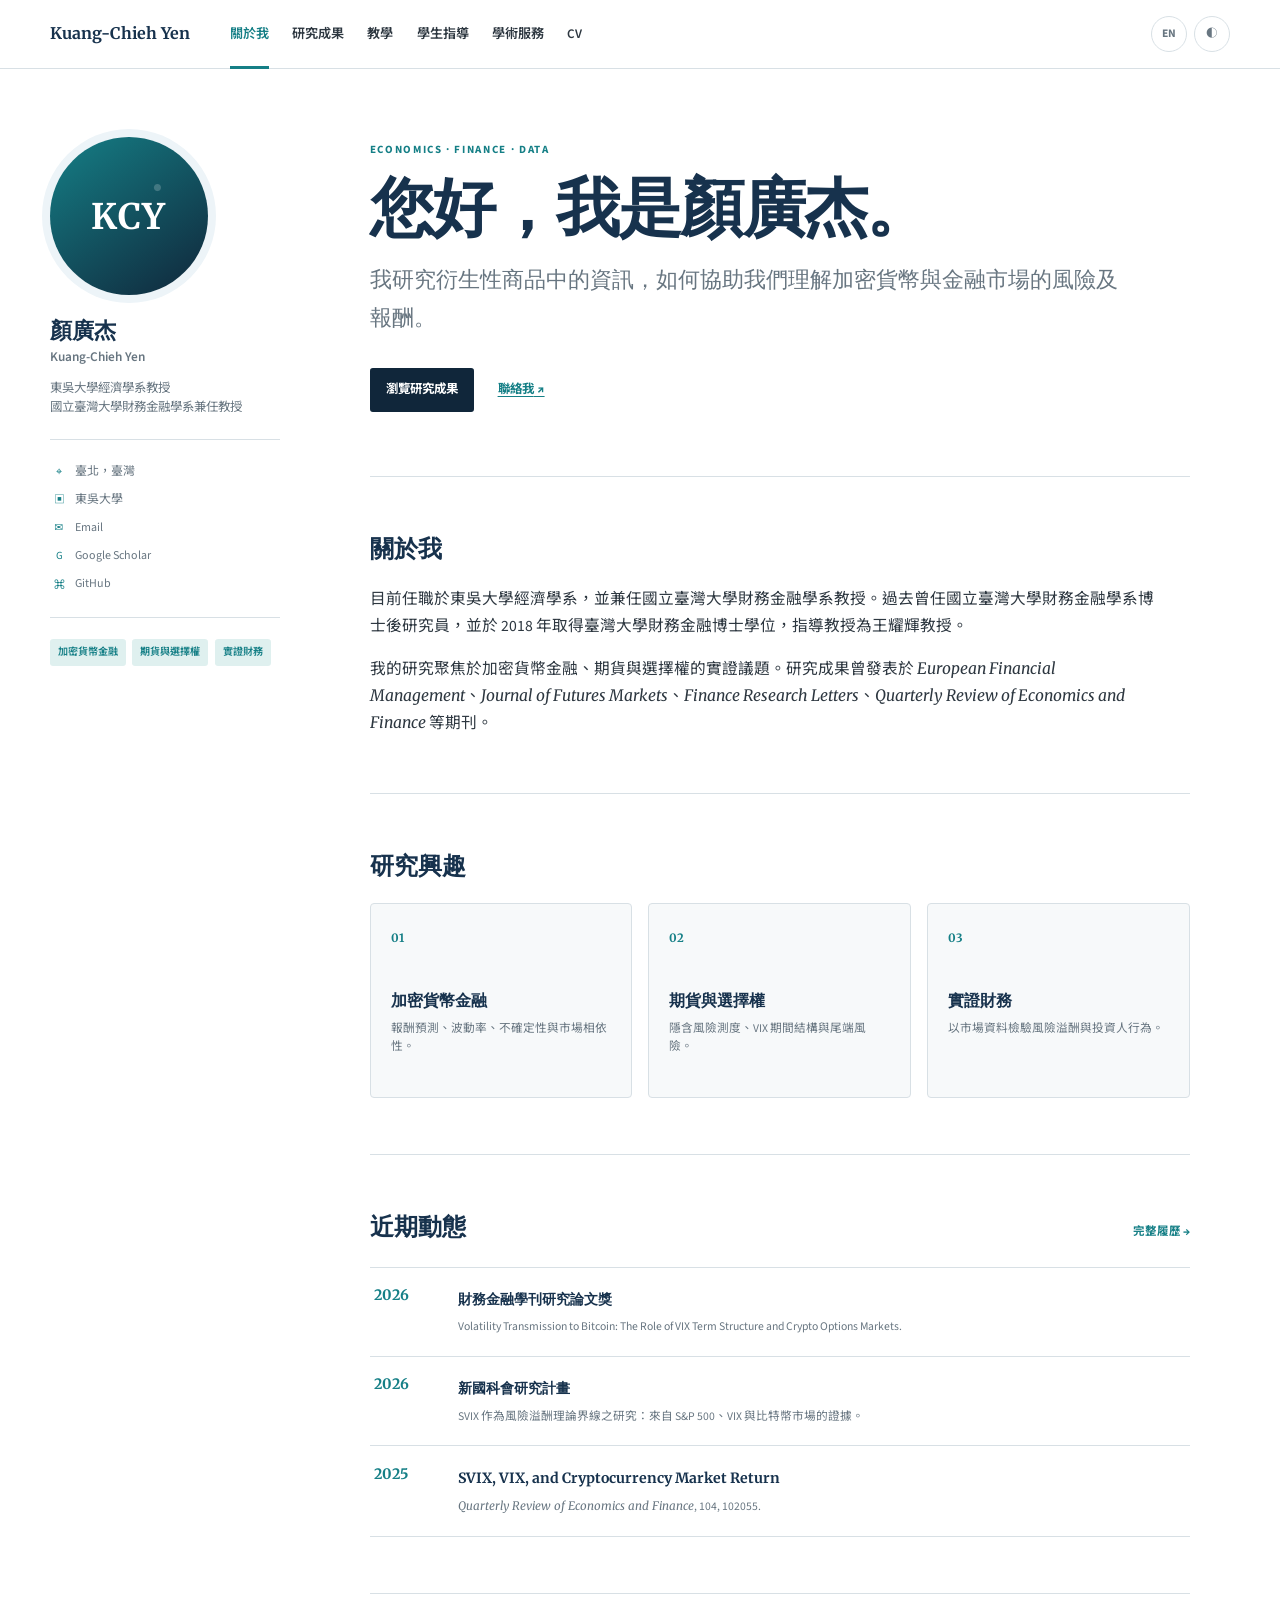
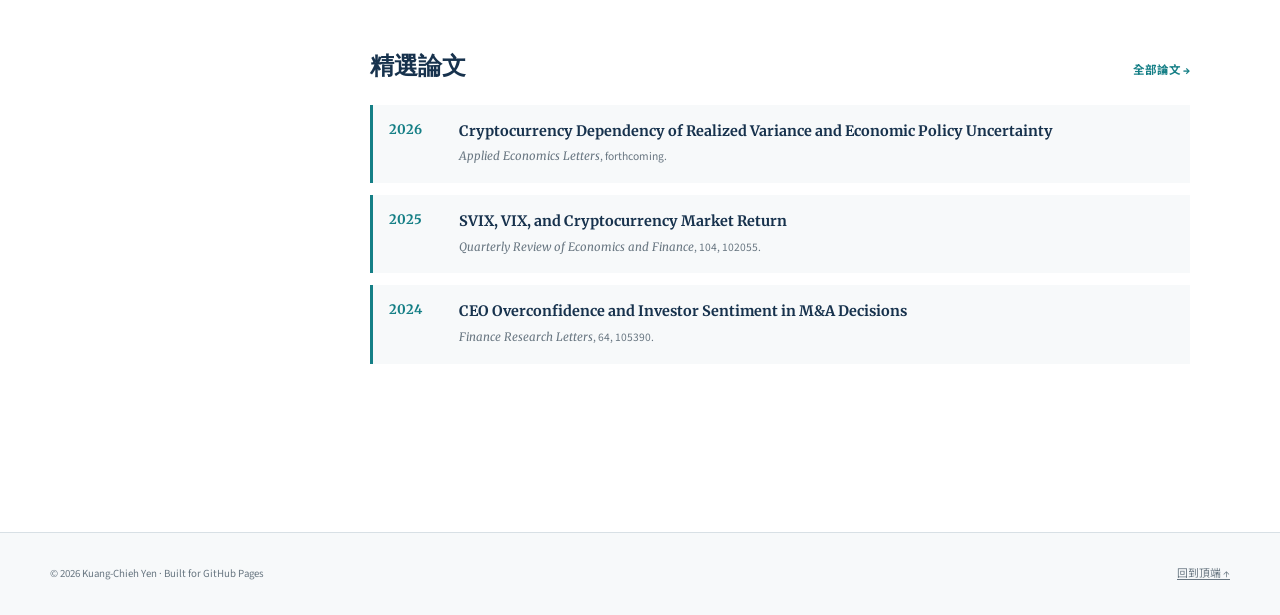
<file: index.html>
<!doctype html>
<html lang="zh-Hant" data-theme="light">
  <head>
    <meta charset="UTF-8" />
    <meta name="viewport" content="width=device-width, initial-scale=1.0" />
    <meta name="description" content="顏廣杰（Kuang-Chieh Yen）教授的學術網站：加密貨幣金融、期貨、選擇權與實證財務研究。" />
    <meta name="theme-color" content="#17324d" />
    <meta property="og:title" content="Kuang-Chieh Yen｜Academic Website" />
    <meta property="og:description" content="Professor of Economics researching cryptocurrency markets, futures, and options." />
    <meta property="og:type" content="website" />
    <meta property="og:image" content="https://quetion.github.io/kcyen_academic/og-academic-pages.png" />
    <title>顏廣杰 Kuang-Chieh Yen｜Academic Website</title>
    <link rel="preconnect" href="https://fonts.googleapis.com" />
    <link rel="preconnect" href="https://fonts.gstatic.com" crossorigin />
    <link href="https://fonts.googleapis.com/css2?family=Merriweather:wght@400;700&family=Noto+Sans+TC:wght@400;500;600;700&family=Source+Sans+3:wght@400;500;600;700&display=swap" rel="stylesheet" />
    <link rel="stylesheet" href="styles.css?v=20260809-2" />
    <script src="script.js?v=20260809-2" defer></script>
  </head>
  <body data-page="about">
    <a class="skip-link" href="#main-content">跳至主要內容</a>
    <header class="masthead" id="top">
      <div class="masthead__inner">
        <a class="site-title" href="index.html">Kuang-Chieh Yen</a>
        <button class="menu-toggle" type="button" aria-expanded="false" aria-controls="site-nav">Menu</button>
        <nav class="site-nav" id="site-nav" aria-label="主要導覽">
          <a class="is-active" href="index.html" data-zh="關於我" data-en="About">關於我</a>
          <a href="publications.html" data-zh="研究成果" data-en="Publications">研究成果</a>
          <a href="teaching.html" data-zh="教學" data-en="Teaching">教學</a>
          <a href="students.html" data-zh="學生指導" data-en="Students">學生指導</a>
          <a href="service.html" data-zh="學術服務" data-en="Service">學術服務</a>
          <a href="cv.html">CV</a>
        </nav>
        <div class="header-tools">
          <button class="tool-button language-toggle" type="button" aria-label="Switch to English"><span data-lang-label>EN</span></button>
          <button class="tool-button theme-toggle" type="button" aria-label="切換深色模式"><span data-theme-icon>◐</span></button>
        </div>
      </div>
    </header>

    <div class="page-shell">
      <aside class="author-card" aria-label="作者資料">
        <div class="author-avatar" role="img" aria-label="Kuang-Chieh Yen initials">KCY</div>
        <div class="author-identity">
          <h2>顏廣杰<span>Kuang-Chieh Yen</span></h2>
          <p class="lang-zh">東吳大學經濟學系教授<br />國立臺灣大學財務金融學系兼任教授</p>
          <p class="lang-en" hidden>Professor of Economics, Soochow University<br />Adjunct Professor of Finance, National Taiwan University</p>
        </div>
        <button class="profile-toggle" type="button" aria-expanded="false" aria-controls="profile-links" data-zh="聯絡方式" data-en="Contact details">聯絡方式</button>
        <ul class="author-links" id="profile-links">
          <li><span aria-hidden="true">⌖</span><span data-zh="臺北，臺灣" data-en="Taipei, Taiwan">臺北，臺灣</span></li>
          <li><span aria-hidden="true">▣</span><a href="https://www.scu.edu.tw/econ/" target="_blank" rel="noreferrer" data-zh="東吳大學" data-en="Soochow University">東吳大學</a></li>
          <li><span aria-hidden="true">✉</span><a href="mailto:kcyen@scu.edu.tw">Email</a></li>
          <li><span aria-hidden="true">G</span><a href="https://scholar.google.com.tw/citations?user=Ai0tjw8AAAAJ&hl=zh-TW" target="_blank" rel="noreferrer">Google Scholar</a></li>
          <li><span aria-hidden="true">⌘</span><a href="https://github.com/quetion" target="_blank" rel="noreferrer">GitHub</a></li>
        </ul>
        <div class="research-tags" aria-label="研究領域">
          <span data-zh="加密貨幣金融" data-en="Crypto Finance">加密貨幣金融</span>
          <span data-zh="期貨與選擇權" data-en="Derivatives">期貨與選擇權</span>
          <span data-zh="實證財務" data-en="Empirical Finance">實證財務</span>
        </div>
      </aside>

      <main class="page-content" id="main-content">
        <section class="intro" aria-labelledby="intro-title">
          <p class="section-kicker">Economics · Finance · Data</p>
          <h1 id="intro-title" class="lang-zh">您好，我是顏廣杰。</h1>
          <h1 class="lang-en" hidden>Hello, I’m Kuang-Chieh Yen.</h1>
          <p class="intro-lead lang-zh">我研究衍生性商品中的資訊，如何協助我們理解加密貨幣與金融市場的風險及報酬。</p>
          <p class="intro-lead lang-en" hidden>I study how information embedded in derivatives helps us understand risk and return across cryptocurrency and financial markets.</p>
          <div class="intro-actions">
            <a class="button" href="publications.html" data-zh="瀏覽研究成果" data-en="View publications">瀏覽研究成果</a>
            <a class="text-button" href="mailto:kcyen@scu.edu.tw"><span data-zh="聯絡我" data-en="Get in touch">聯絡我</span> ↗</a>
          </div>
        </section>

        <section class="content-section" aria-labelledby="about-title">
          <h2 id="about-title" data-zh="關於我" data-en="About me">關於我</h2>
          <div class="prose lang-zh">
            <p>目前任職於東吳大學經濟學系，並兼任國立臺灣大學財務金融學系教授。過去曾任國立臺灣大學財務金融學系博士後研究員，並於 2018 年取得臺灣大學財務金融博士學位，指導教授為王耀輝教授。</p>
            <p>我的研究聚焦於加密貨幣金融、期貨與選擇權的實證議題。研究成果曾發表於 <em>European Financial Management</em>、<em>Journal of Futures Markets</em>、<em>Finance Research Letters</em>、<em>Quarterly Review of Economics and Finance</em> 等期刊。</p>
          </div>
          <div class="prose lang-en" hidden>
            <p>I am a Professor in the Department of Economics at Soochow University and an Adjunct Professor in the Department of Finance at National Taiwan University. I received my Ph.D. in Finance from National Taiwan University in 2018 under the supervision of Professor Yaw-Huei Wang.</p>
            <p>My research focuses on empirical questions in cryptocurrency finance, futures, and options. My work has appeared in <em>European Financial Management</em>, <em>Journal of Futures Markets</em>, <em>Finance Research Letters</em>, and <em>Quarterly Review of Economics and Finance</em>.</p>
          </div>
        </section>

        <section class="content-section" aria-labelledby="interests-title">
          <h2 id="interests-title" data-zh="研究興趣" data-en="Research interests">研究興趣</h2>
          <div class="interest-grid">
            <article><span>01</span><h3 data-zh="加密貨幣金融" data-en="Cryptocurrency Finance">加密貨幣金融</h3><p data-zh="報酬預測、波動率、不確定性與市場相依性。" data-en="Return predictability, volatility, uncertainty, and market dependence.">報酬預測、波動率、不確定性與市場相依性。</p></article>
            <article><span>02</span><h3 data-zh="期貨與選擇權" data-en="Futures & Options">期貨與選擇權</h3><p data-zh="隱含風險測度、VIX 期間結構與尾端風險。" data-en="Option-implied risk measures, the VIX term structure, and tail risk.">隱含風險測度、VIX 期間結構與尾端風險。</p></article>
            <article><span>03</span><h3 data-zh="實證財務" data-en="Empirical Finance">實證財務</h3><p data-zh="以市場資料檢驗風險溢酬與投資人行為。" data-en="Testing risk premia and investor behavior with market data.">以市場資料檢驗風險溢酬與投資人行為。</p></article>
          </div>
        </section>

        <section class="content-section" aria-labelledby="highlights-title">
          <div class="section-heading-row"><h2 id="highlights-title" data-zh="近期動態" data-en="Recent highlights">近期動態</h2><a href="cv.html" data-zh="完整履歷 →" data-en="Full CV →">完整履歷 →</a></div>
          <ol class="news-list">
            <li><time>2026</time><div><strong>財務金融學刊研究論文獎</strong><p>Volatility Transmission to Bitcoin: The Role of VIX Term Structure and Crypto Options Markets.</p></div></li>
            <li><time>2026</time><div><strong data-zh="新國科會研究計畫" data-en="New NSTC research project">新國科會研究計畫</strong><p>SVIX 作為風險溢酬理論界線之研究：來自 S&amp;P 500、VIX 與比特幣市場的證據。</p></div></li>
            <li><time>2025</time><div><strong>SVIX, VIX, and Cryptocurrency Market Return</strong><p><em>Quarterly Review of Economics and Finance</em>, 104, 102055.</p></div></li>
          </ol>
        </section>

        <section class="content-section" aria-labelledby="selected-title">
          <div class="section-heading-row"><h2 id="selected-title" data-zh="精選論文" data-en="Selected publications">精選論文</h2><a href="publications.html" data-zh="全部論文 →" data-en="All publications →">全部論文 →</a></div>
          <div class="compact-publications">
            <article><span>2026</span><div><h3>Cryptocurrency Dependency of Realized Variance and Economic Policy Uncertainty</h3><p><em>Applied Economics Letters</em>, forthcoming.</p></div></article>
            <article><span>2025</span><div><h3>SVIX, VIX, and Cryptocurrency Market Return</h3><p><em>Quarterly Review of Economics and Finance</em>, 104, 102055.</p></div></article>
            <article><span>2024</span><div><h3>CEO Overconfidence and Investor Sentiment in M&amp;A Decisions</h3><p><em>Finance Research Letters</em>, 64, 105390.</p></div></article>
          </div>
        </section>
      </main>
    </div>

    <footer class="site-footer"><div><p>© 2026 Kuang-Chieh Yen · Built for GitHub Pages</p><a href="#top" data-zh="回到頂端 ↑" data-en="Back to top ↑">回到頂端 ↑</a></div></footer>
  </body>
</html>
</file>
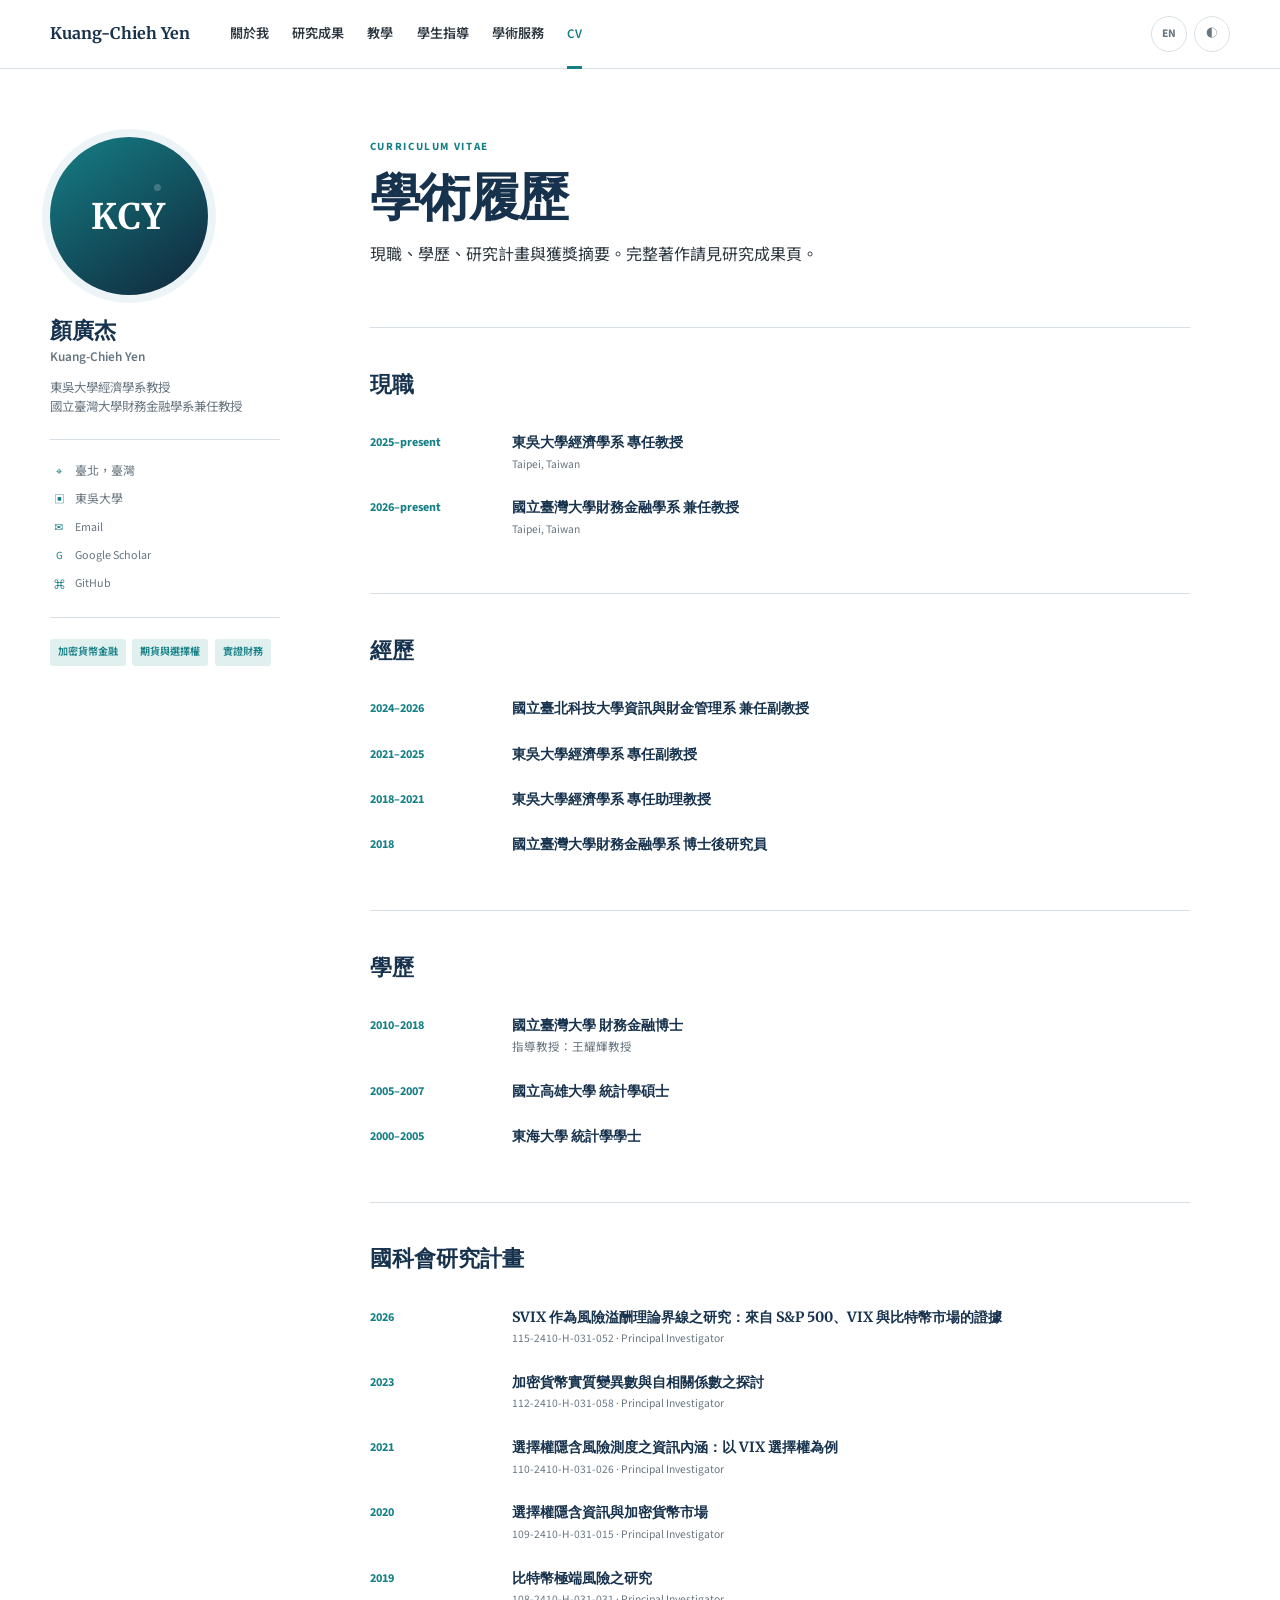
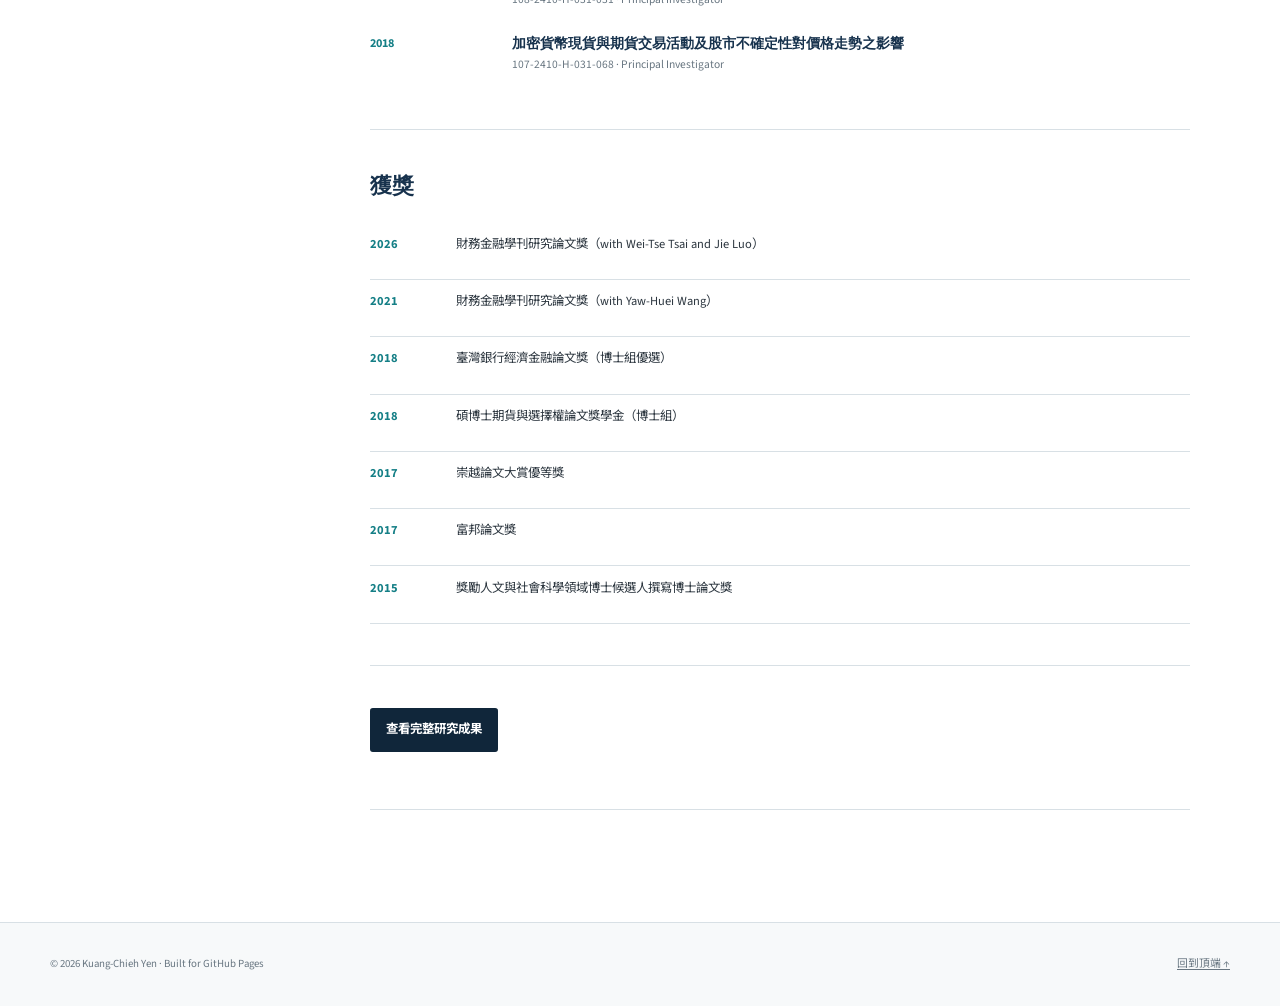
<file: cv.html>
<!doctype html><html lang="zh-Hant" data-theme="light"><head>
  <meta charset="UTF-8" /><meta name="viewport" content="width=device-width, initial-scale=1.0" /><meta name="description" content="Kuang-Chieh Yen 的學術履歷、經歷、研究計畫與獲獎。" /><meta name="theme-color" content="#17324d" /><meta property="og:title" content="CV｜Kuang-Chieh Yen" /><meta property="og:image" content="https://quetion.github.io/kcyen_academic/og-academic-pages.png" /><title>CV｜Kuang-Chieh Yen</title>
  <link rel="preconnect" href="https://fonts.googleapis.com" /><link rel="preconnect" href="https://fonts.gstatic.com" crossorigin /><link href="https://fonts.googleapis.com/css2?family=Merriweather:wght@400;700&family=Noto+Sans+TC:wght@400;500;600;700&family=Source+Sans+3:wght@400;500;600;700&display=swap" rel="stylesheet" /><link rel="stylesheet" href="styles.css?v=20260809-2" /><script src="script.js?v=20260809-2" defer></script>
</head><body data-page="cv"><a class="skip-link" href="#main-content">跳至主要內容</a>
<header class="masthead" id="top"><div class="masthead__inner"><a class="site-title" href="index.html">Kuang-Chieh Yen</a><button class="menu-toggle" type="button" aria-expanded="false" aria-controls="site-nav">Menu</button><nav class="site-nav" id="site-nav" aria-label="主要導覽"><a href="index.html" data-zh="關於我" data-en="About">關於我</a><a href="publications.html" data-zh="研究成果" data-en="Publications">研究成果</a><a href="teaching.html" data-zh="教學" data-en="Teaching">教學</a><a href="students.html" data-zh="學生指導" data-en="Students">學生指導</a><a href="service.html" data-zh="學術服務" data-en="Service">學術服務</a><a class="is-active" href="cv.html">CV</a></nav><div class="header-tools"><button class="tool-button language-toggle" type="button" aria-label="Switch to English"><span data-lang-label>EN</span></button><button class="tool-button theme-toggle" type="button" aria-label="切換深色模式"><span data-theme-icon>◐</span></button></div></div></header>
<div class="page-shell"><aside class="author-card" aria-label="作者資料"><div class="author-avatar" role="img" aria-label="Kuang-Chieh Yen initials">KCY</div><div class="author-identity"><h2>顏廣杰<span>Kuang-Chieh Yen</span></h2><p class="lang-zh">東吳大學經濟學系教授<br />國立臺灣大學財務金融學系兼任教授</p><p class="lang-en" hidden>Professor of Economics, Soochow University<br />Adjunct Professor of Finance, National Taiwan University</p></div><button class="profile-toggle" type="button" aria-expanded="false" aria-controls="profile-links" data-zh="聯絡方式" data-en="Contact details">聯絡方式</button><ul class="author-links" id="profile-links"><li><span>⌖</span><span data-zh="臺北，臺灣" data-en="Taipei, Taiwan">臺北，臺灣</span></li><li><span>▣</span><a href="https://www.scu.edu.tw/econ/" target="_blank" rel="noreferrer" data-zh="東吳大學" data-en="Soochow University">東吳大學</a></li><li><span>✉</span><a href="mailto:kcyen@scu.edu.tw">Email</a></li><li><span>G</span><a href="https://scholar.google.com.tw/citations?user=Ai0tjw8AAAAJ&hl=zh-TW" target="_blank" rel="noreferrer">Google Scholar</a></li><li><span>⌘</span><a href="https://github.com/quetion" target="_blank" rel="noreferrer">GitHub</a></li></ul><div class="research-tags"><span data-zh="加密貨幣金融" data-en="Crypto Finance">加密貨幣金融</span><span data-zh="期貨與選擇權" data-en="Derivatives">期貨與選擇權</span><span data-zh="實證財務" data-en="Empirical Finance">實證財務</span></div></aside>
<main class="page-content" id="main-content"><header class="page-header"><p class="section-kicker">Curriculum Vitae</p><h1 data-zh="學術履歷" data-en="Curriculum vitae">學術履歷</h1><p class="lang-zh">現職、學歷、研究計畫與獲獎摘要。完整著作請見研究成果頁。</p><p class="lang-en" hidden>Appointments, education, funded projects, and honors. See Publications for the complete research list.</p></header>
<section class="cv-section"><h2 data-zh="現職" data-en="Current appointments">現職</h2><div class="cv-entry"><time>2025–present</time><div><h3 data-zh="東吳大學經濟學系 專任教授" data-en="Professor, Department of Economics, Soochow University">東吳大學經濟學系 專任教授</h3><p>Taipei, Taiwan</p></div></div><div class="cv-entry"><time>2026–present</time><div><h3 data-zh="國立臺灣大學財務金融學系 兼任教授" data-en="Adjunct Professor, Department of Finance, National Taiwan University">國立臺灣大學財務金融學系 兼任教授</h3><p>Taipei, Taiwan</p></div></div></section>
<section class="cv-section"><h2 data-zh="經歷" data-en="Previous appointments">經歷</h2><div class="cv-entry"><time>2024–2026</time><div><h3 data-zh="國立臺北科技大學資訊與財金管理系 兼任副教授" data-en="Adjunct Associate Professor, National Taipei University of Technology">國立臺北科技大學資訊與財金管理系 兼任副教授</h3></div></div><div class="cv-entry"><time>2021–2025</time><div><h3 data-zh="東吳大學經濟學系 專任副教授" data-en="Associate Professor, Soochow University">東吳大學經濟學系 專任副教授</h3></div></div><div class="cv-entry"><time>2018–2021</time><div><h3 data-zh="東吳大學經濟學系 專任助理教授" data-en="Assistant Professor, Soochow University">東吳大學經濟學系 專任助理教授</h3></div></div><div class="cv-entry"><time>2018</time><div><h3 data-zh="國立臺灣大學財務金融學系 博士後研究員" data-en="Postdoctoral Fellow, National Taiwan University">國立臺灣大學財務金融學系 博士後研究員</h3></div></div></section>
<section class="cv-section"><h2 data-zh="學歷" data-en="Education">學歷</h2><div class="cv-entry"><time>2010–2018</time><div><h3 data-zh="國立臺灣大學 財務金融博士" data-en="Ph.D. in Finance, National Taiwan University">國立臺灣大學 財務金融博士</h3><p data-zh="指導教授：王耀輝教授" data-en="Advisor: Professor Yaw-Huei Wang">指導教授：王耀輝教授</p></div></div><div class="cv-entry"><time>2005–2007</time><div><h3 data-zh="國立高雄大學 統計學碩士" data-en="M.S. in Statistics, National University of Kaohsiung">國立高雄大學 統計學碩士</h3></div></div><div class="cv-entry"><time>2000–2005</time><div><h3 data-zh="東海大學 統計學學士" data-en="B.A. in Statistics, Tunghai University">東海大學 統計學學士</h3></div></div></section>
<section class="cv-section"><h2 data-zh="國科會研究計畫" data-en="Funded research projects">國科會研究計畫</h2><div class="cv-entry"><time>2026</time><div><h3>SVIX 作為風險溢酬理論界線之研究：來自 S&amp;P 500、VIX 與比特幣市場的證據</h3><p>115-2410-H-031-052 · Principal Investigator</p></div></div><div class="cv-entry"><time>2023</time><div><h3>加密貨幣實質變異數與自相關係數之探討</h3><p>112-2410-H-031-058 · Principal Investigator</p></div></div><div class="cv-entry"><time>2021</time><div><h3>選擇權隱含風險測度之資訊內涵：以 VIX 選擇權為例</h3><p>110-2410-H-031-026 · Principal Investigator</p></div></div><div class="cv-entry"><time>2020</time><div><h3>選擇權隱含資訊與加密貨幣市場</h3><p>109-2410-H-031-015 · Principal Investigator</p></div></div><div class="cv-entry"><time>2019</time><div><h3>比特幣極端風險之研究</h3><p>108-2410-H-031-031 · Principal Investigator</p></div></div><div class="cv-entry"><time>2018</time><div><h3>加密貨幣現貨與期貨交易活動及股市不確定性對價格走勢之影響</h3><p>107-2410-H-031-068 · Principal Investigator</p></div></div></section>
<section class="cv-section"><h2 data-zh="獲獎" data-en="Honors & awards">獲獎</h2><ul class="award-list"><li><span>2026</span><p>財務金融學刊研究論文獎（with Wei-Tse Tsai and Jie Luo）</p></li><li><span>2021</span><p>財務金融學刊研究論文獎（with Yaw-Huei Wang）</p></li><li><span>2018</span><p>臺灣銀行經濟金融論文獎（博士組優選）</p></li><li><span>2018</span><p>碩博士期貨與選擇權論文獎學金（博士組）</p></li><li><span>2017</span><p>崇越論文大賞優等獎</p></li><li><span>2017</span><p>富邦論文獎</p></li><li><span>2015</span><p>獎勵人文與社會科學領域博士候選人撰寫博士論文獎</p></li></ul></section>
<section class="cv-section"><p><a class="button" href="publications.html" data-zh="查看完整研究成果" data-en="View publications">查看完整研究成果</a></p></section>
</main></div><footer class="site-footer"><div><p>© 2026 Kuang-Chieh Yen · Built for GitHub Pages</p><a href="#top" data-zh="回到頂端 ↑" data-en="Back to top ↑">回到頂端 ↑</a></div></footer></body></html>
</file>
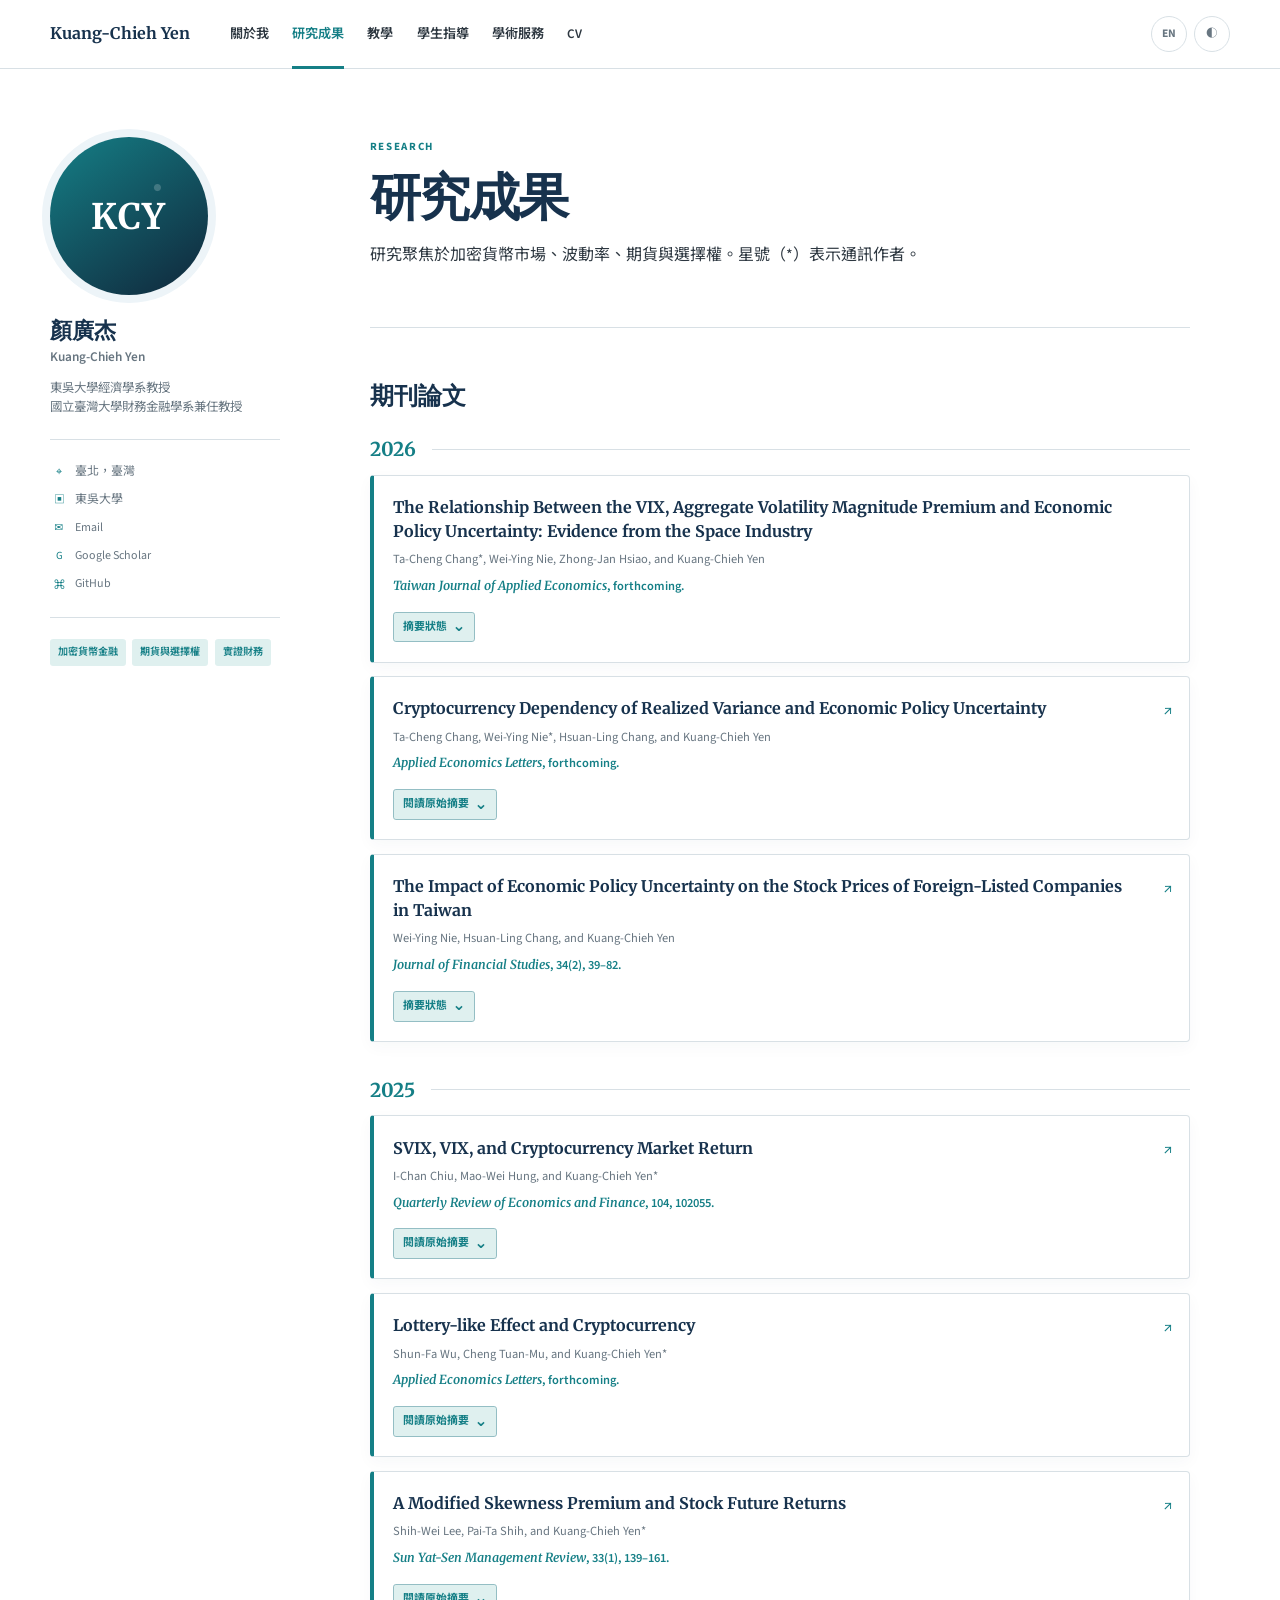
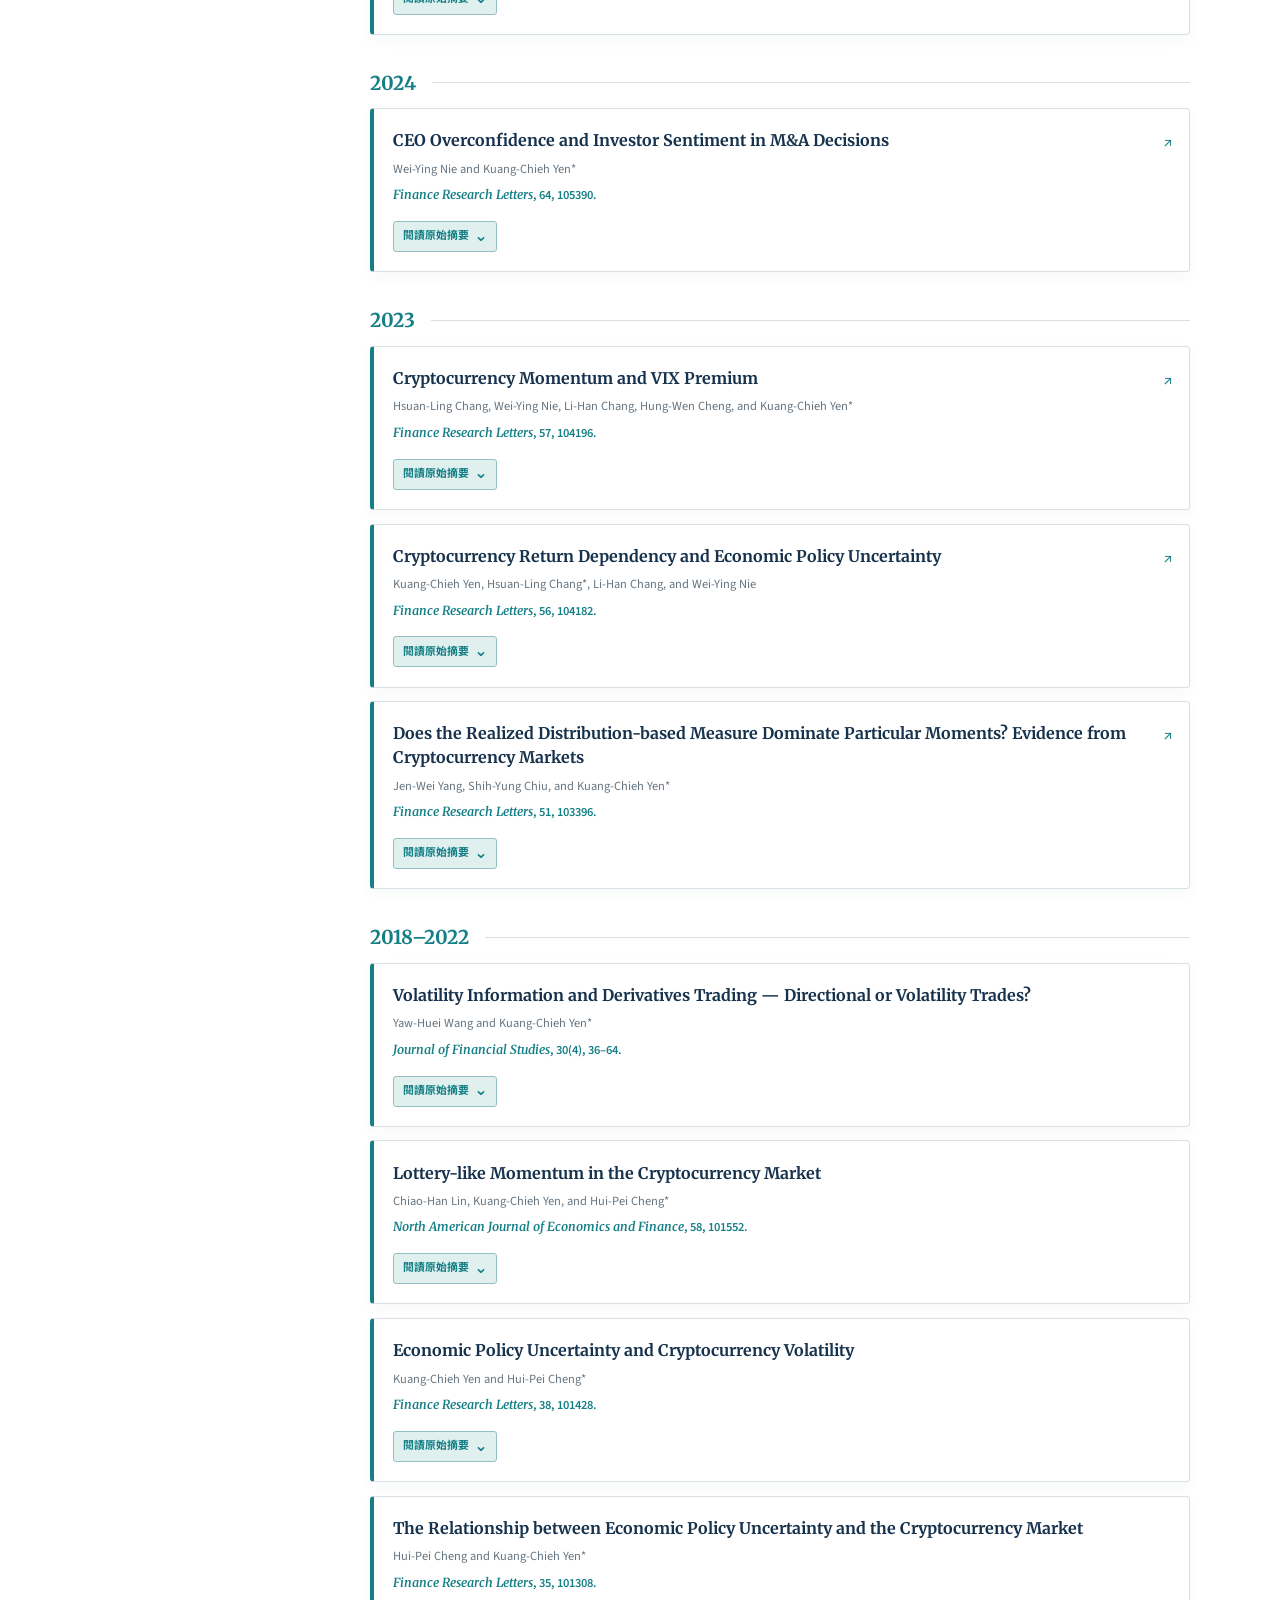
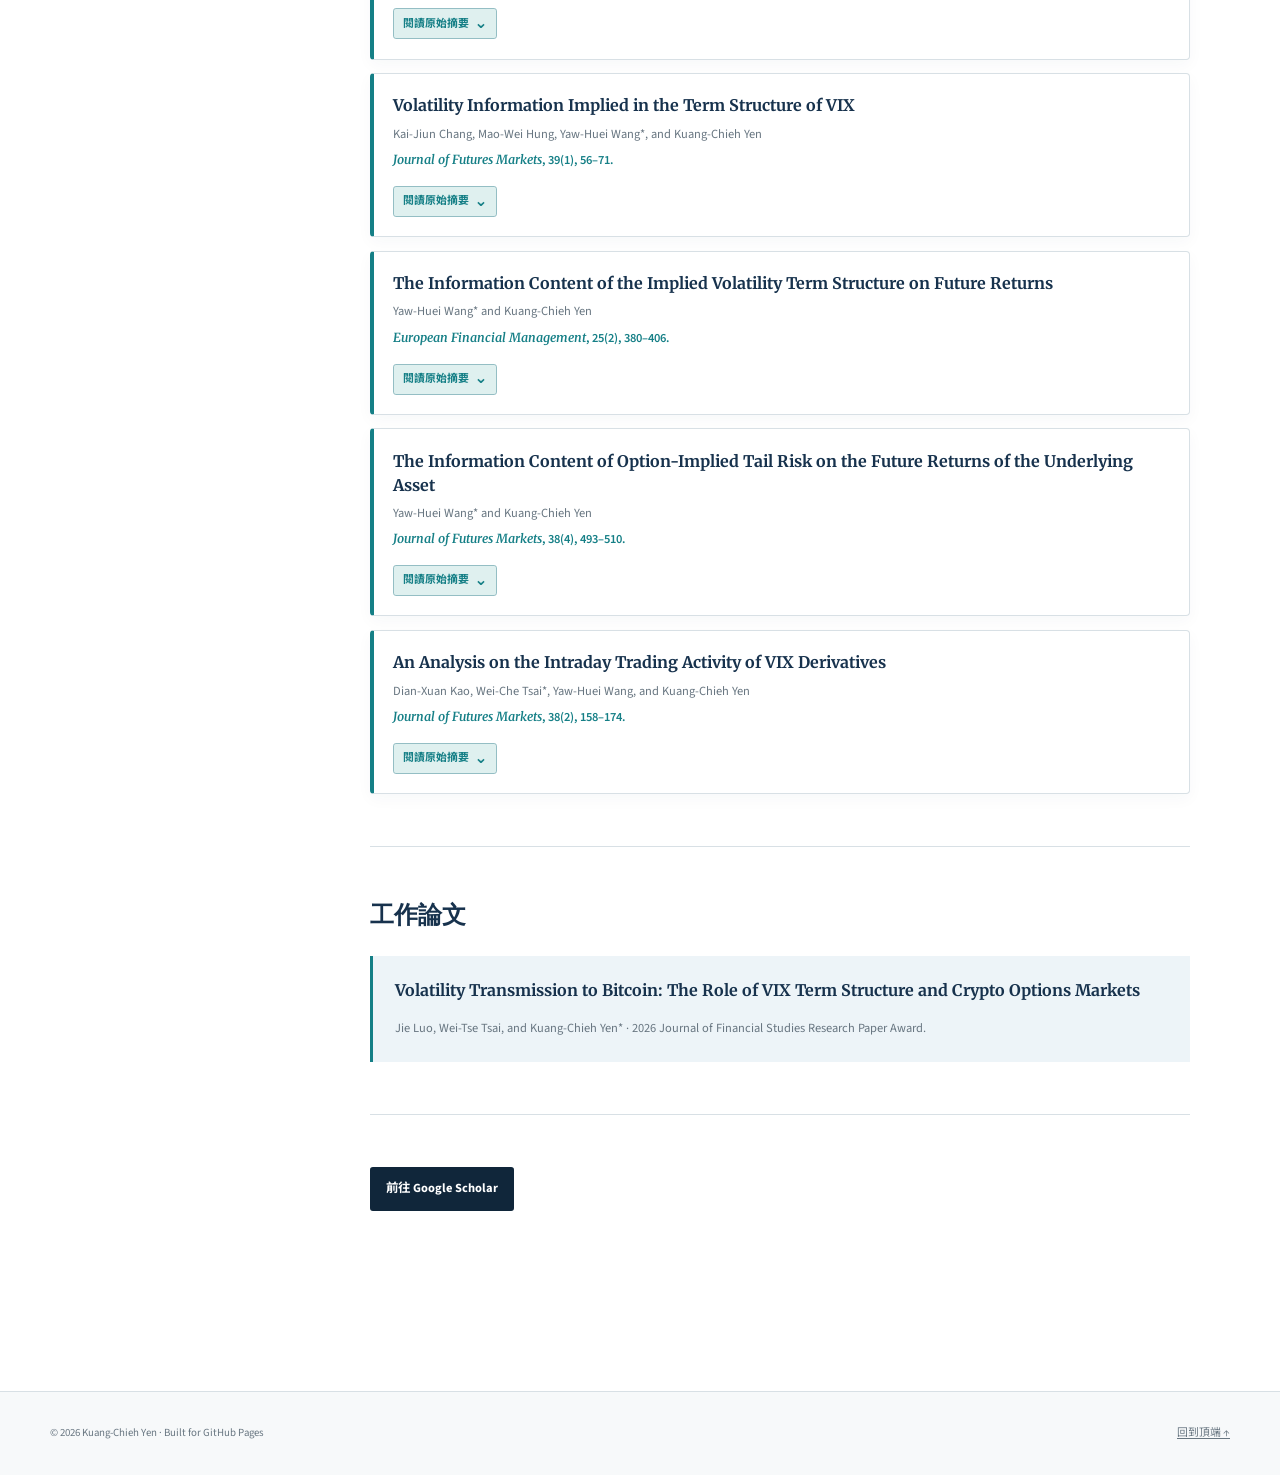
<file: publications.html>
<!doctype html>
<html lang="zh-Hant" data-theme="light">
  <head>
    <meta charset="UTF-8" /><meta name="viewport" content="width=device-width, initial-scale=1.0" />
    <meta name="description" content="Kuang-Chieh Yen 的期刊論文、研究成果與工作論文。" />
    <meta name="theme-color" content="#17324d" /><meta property="og:title" content="Publications｜Kuang-Chieh Yen" />
    <meta property="og:image" content="https://quetion.github.io/kcyen_academic/og-academic-pages.png" /><title>研究成果｜Kuang-Chieh Yen</title>
    <link rel="preconnect" href="https://fonts.googleapis.com" /><link rel="preconnect" href="https://fonts.gstatic.com" crossorigin />
    <link href="https://fonts.googleapis.com/css2?family=Merriweather:wght@400;700&family=Noto+Sans+TC:wght@400;500;600;700&family=Source+Sans+3:wght@400;500;600;700&display=swap" rel="stylesheet" />
    <link rel="stylesheet" href="styles.css?v=20260809-2" /><script src="script.js?v=20260809-2" defer></script>
  </head>
  <body data-page="publications">
    <a class="skip-link" href="#main-content">跳至主要內容</a>
    <header class="masthead" id="top"><div class="masthead__inner">
      <a class="site-title" href="index.html">Kuang-Chieh Yen</a><button class="menu-toggle" type="button" aria-expanded="false" aria-controls="site-nav">Menu</button>
      <nav class="site-nav" id="site-nav" aria-label="主要導覽"><a href="index.html" data-zh="關於我" data-en="About">關於我</a><a class="is-active" href="publications.html" data-zh="研究成果" data-en="Publications">研究成果</a><a href="teaching.html" data-zh="教學" data-en="Teaching">教學</a><a href="students.html" data-zh="學生指導" data-en="Students">學生指導</a><a href="service.html" data-zh="學術服務" data-en="Service">學術服務</a><a href="cv.html">CV</a></nav>
      <div class="header-tools"><button class="tool-button language-toggle" type="button" aria-label="Switch to English"><span data-lang-label>EN</span></button><button class="tool-button theme-toggle" type="button" aria-label="切換深色模式"><span data-theme-icon>◐</span></button></div>
    </div></header>
    <div class="page-shell">
      <aside class="author-card" aria-label="作者資料"><div class="author-avatar" role="img" aria-label="Kuang-Chieh Yen initials">KCY</div><div class="author-identity"><h2>顏廣杰<span>Kuang-Chieh Yen</span></h2><p class="lang-zh">東吳大學經濟學系教授<br />國立臺灣大學財務金融學系兼任教授</p><p class="lang-en" hidden>Professor of Economics, Soochow University<br />Adjunct Professor of Finance, National Taiwan University</p></div><button class="profile-toggle" type="button" aria-expanded="false" aria-controls="profile-links" data-zh="聯絡方式" data-en="Contact details">聯絡方式</button><ul class="author-links" id="profile-links"><li><span>⌖</span><span data-zh="臺北，臺灣" data-en="Taipei, Taiwan">臺北，臺灣</span></li><li><span>▣</span><a href="https://www.scu.edu.tw/econ/" target="_blank" rel="noreferrer" data-zh="東吳大學" data-en="Soochow University">東吳大學</a></li><li><span>✉</span><a href="mailto:kcyen@scu.edu.tw">Email</a></li><li><span>G</span><a href="https://scholar.google.com.tw/citations?user=Ai0tjw8AAAAJ&hl=zh-TW" target="_blank" rel="noreferrer">Google Scholar</a></li><li><span>⌘</span><a href="https://github.com/quetion" target="_blank" rel="noreferrer">GitHub</a></li></ul><div class="research-tags"><span data-zh="加密貨幣金融" data-en="Crypto Finance">加密貨幣金融</span><span data-zh="期貨與選擇權" data-en="Derivatives">期貨與選擇權</span><span data-zh="實證財務" data-en="Empirical Finance">實證財務</span></div></aside>
      <main class="page-content" id="main-content">
        <header class="page-header"><p class="section-kicker">Research</p><h1 data-zh="研究成果" data-en="Publications">研究成果</h1><p class="lang-zh">研究聚焦於加密貨幣市場、波動率、期貨與選擇權。星號（*）表示通訊作者。</p><p class="lang-en" hidden>Research on cryptocurrency markets, volatility, futures, and options. An asterisk (*) denotes the corresponding author.</p></header>
        <section class="page-section"><h2 data-zh="期刊論文" data-en="Journal articles">期刊論文</h2>
          <div class="year-heading"><span>2026</span></div><ol class="publication-list">
            <li class="publication-item"><h3>The Relationship Between the VIX, Aggregate Volatility Magnitude Premium and Economic Policy Uncertainty: Evidence from the Space Industry</h3><p>Ta-Cheng Chang*, Wei-Ying Nie, Zhong-Jan Hsiao, and Kuang-Chieh Yen</p><p class="pub-meta"><em>Taiwan Journal of Applied Economics</em>, forthcoming.</p></li>
            <li class="publication-item"><h3>Cryptocurrency Dependency of Realized Variance and Economic Policy Uncertainty</h3><p>Ta-Cheng Chang, Wei-Ying Nie*, Hsuan-Ling Chang, and Kuang-Chieh Yen</p><p class="pub-meta"><em>Applied Economics Letters</em>, forthcoming.</p><a href="https://www.tandfonline.com/doi/full/10.1080/13504851.2026.2622564" target="_blank" rel="noreferrer" aria-label="Open paper">↗</a></li>
            <li class="publication-item"><h3>The Impact of Economic Policy Uncertainty on the Stock Prices of Foreign-Listed Companies in Taiwan</h3><p>Wei-Ying Nie, Hsuan-Ling Chang, and Kuang-Chieh Yen</p><p class="pub-meta"><em>Journal of Financial Studies</em>, 34(2), 39–82.</p><a href="https://doi.org/10.6545/JFS.202606_34%282%29.0002" target="_blank" rel="noreferrer" aria-label="Open paper">↗</a></li>
          </ol>
          <div class="year-heading"><span>2025</span></div><ol class="publication-list">
            <li class="publication-item"><h3>SVIX, VIX, and Cryptocurrency Market Return</h3><p>I-Chan Chiu, Mao-Wei Hung, and Kuang-Chieh Yen*</p><p class="pub-meta"><em>Quarterly Review of Economics and Finance</em>, 104, 102055.</p><a href="https://www.sciencedirect.com/science/article/abs/pii/S1062976925000961" target="_blank" rel="noreferrer" aria-label="Open paper">↗</a></li>
            <li class="publication-item"><h3>Lottery-like Effect and Cryptocurrency</h3><p>Shun-Fa Wu, Cheng Tuan-Mu, and Kuang-Chieh Yen*</p><p class="pub-meta"><em>Applied Economics Letters</em>, forthcoming.</p><a href="https://www.tandfonline.com/doi/abs/10.1080/13504851.2025.2586161" target="_blank" rel="noreferrer" aria-label="Open paper">↗</a></li>
            <li class="publication-item"><h3>A Modified Skewness Premium and Stock Future Returns</h3><p>Shih-Wei Lee, Pai-Ta Shih, and Kuang-Chieh Yen*</p><p class="pub-meta"><em>Sun Yat-Sen Management Review</em>, 33(1), 139–161.</p><a href="https://mgtr.cm.nsysu.edu.tw/fulljournal_process.php?id=172&pno=M67db89da75a59&p=139" target="_blank" rel="noreferrer" aria-label="Open paper">↗</a></li>
          </ol>
          <div class="year-heading"><span>2024</span></div><ol class="publication-list"><li class="publication-item"><h3>CEO Overconfidence and Investor Sentiment in M&amp;A Decisions</h3><p>Wei-Ying Nie and Kuang-Chieh Yen*</p><p class="pub-meta"><em>Finance Research Letters</em>, 64, 105390.</p><a href="https://www.sciencedirect.com/science/article/abs/pii/S1544612324004203" target="_blank" rel="noreferrer" aria-label="Open paper">↗</a></li></ol>
          <div class="year-heading"><span>2023</span></div><ol class="publication-list">
            <li class="publication-item"><h3>Cryptocurrency Momentum and VIX Premium</h3><p>Hsuan-Ling Chang, Wei-Ying Nie, Li-Han Chang, Hung-Wen Cheng, and Kuang-Chieh Yen*</p><p class="pub-meta"><em>Finance Research Letters</em>, 57, 104196.</p><a href="https://www.sciencedirect.com/science/article/pii/S1544612323005688" target="_blank" rel="noreferrer" aria-label="Open paper">↗</a></li>
            <li class="publication-item"><h3>Cryptocurrency Return Dependency and Economic Policy Uncertainty</h3><p>Kuang-Chieh Yen, Hsuan-Ling Chang*, Li-Han Chang, and Wei-Ying Nie</p><p class="pub-meta"><em>Finance Research Letters</em>, 56, 104182.</p><a href="https://www.sciencedirect.com/science/article/pii/S1544612323005548" target="_blank" rel="noreferrer" aria-label="Open paper">↗</a></li>
            <li class="publication-item"><h3>Does the Realized Distribution-based Measure Dominate Particular Moments? Evidence from Cryptocurrency Markets</h3><p>Jen-Wei Yang, Shih-Yung Chiu, and Kuang-Chieh Yen*</p><p class="pub-meta"><em>Finance Research Letters</em>, 51, 103396.</p><a href="https://www.sciencedirect.com/science/article/abs/pii/S1544612322005736" target="_blank" rel="noreferrer" aria-label="Open paper">↗</a></li>
          </ol>
          <div class="year-heading"><span>2018–2022</span></div><ol class="publication-list">
            <li class="publication-item"><h3>Volatility Information and Derivatives Trading — Directional or Volatility Trades?</h3><p>Yaw-Huei Wang and Kuang-Chieh Yen*</p><p class="pub-meta"><em>Journal of Financial Studies</em>, 30(4), 36–64.</p></li>
            <li class="publication-item"><h3>Lottery-like Momentum in the Cryptocurrency Market</h3><p>Chiao-Han Lin, Kuang-Chieh Yen, and Hui-Pei Cheng*</p><p class="pub-meta"><em>North American Journal of Economics and Finance</em>, 58, 101552.</p></li>
            <li class="publication-item"><h3>Economic Policy Uncertainty and Cryptocurrency Volatility</h3><p>Kuang-Chieh Yen and Hui-Pei Cheng*</p><p class="pub-meta"><em>Finance Research Letters</em>, 38, 101428.</p></li>
            <li class="publication-item"><h3>The Relationship between Economic Policy Uncertainty and the Cryptocurrency Market</h3><p>Hui-Pei Cheng and Kuang-Chieh Yen*</p><p class="pub-meta"><em>Finance Research Letters</em>, 35, 101308.</p></li>
            <li class="publication-item"><h3>Volatility Information Implied in the Term Structure of VIX</h3><p>Kai-Jiun Chang, Mao-Wei Hung, Yaw-Huei Wang*, and Kuang-Chieh Yen</p><p class="pub-meta"><em>Journal of Futures Markets</em>, 39(1), 56–71.</p></li>
            <li class="publication-item"><h3>The Information Content of the Implied Volatility Term Structure on Future Returns</h3><p>Yaw-Huei Wang* and Kuang-Chieh Yen</p><p class="pub-meta"><em>European Financial Management</em>, 25(2), 380–406.</p></li>
            <li class="publication-item"><h3>The Information Content of Option-Implied Tail Risk on the Future Returns of the Underlying Asset</h3><p>Yaw-Huei Wang* and Kuang-Chieh Yen</p><p class="pub-meta"><em>Journal of Futures Markets</em>, 38(4), 493–510.</p></li>
            <li class="publication-item"><h3>An Analysis on the Intraday Trading Activity of VIX Derivatives</h3><p>Dian-Xuan Kao, Wei-Che Tsai*, Yaw-Huei Wang, and Kuang-Chieh Yen</p><p class="pub-meta"><em>Journal of Futures Markets</em>, 38(2), 158–174.</p></li>
          </ol>
        </section>
        <section class="page-section"><h2 data-zh="工作論文" data-en="Working paper">工作論文</h2><article class="working-paper"><h3>Volatility Transmission to Bitcoin: The Role of VIX Term Structure and Crypto Options Markets</h3><p>Jie Luo, Wei-Tse Tsai, and Kuang-Chieh Yen* · 2026 Journal of Financial Studies Research Paper Award.</p></article></section>
        <section class="page-section"><p><a class="button" href="https://scholar.google.com.tw/citations?user=Ai0tjw8AAAAJ&hl=zh-TW" target="_blank" rel="noreferrer" data-zh="前往 Google Scholar" data-en="View Google Scholar">前往 Google Scholar</a></p></section>
      </main>
    </div>
    <footer class="site-footer"><div><p>© 2026 Kuang-Chieh Yen · Built for GitHub Pages</p><a href="#top" data-zh="回到頂端 ↑" data-en="Back to top ↑">回到頂端 ↑</a></div></footer>
  </body>
</html>
</file>
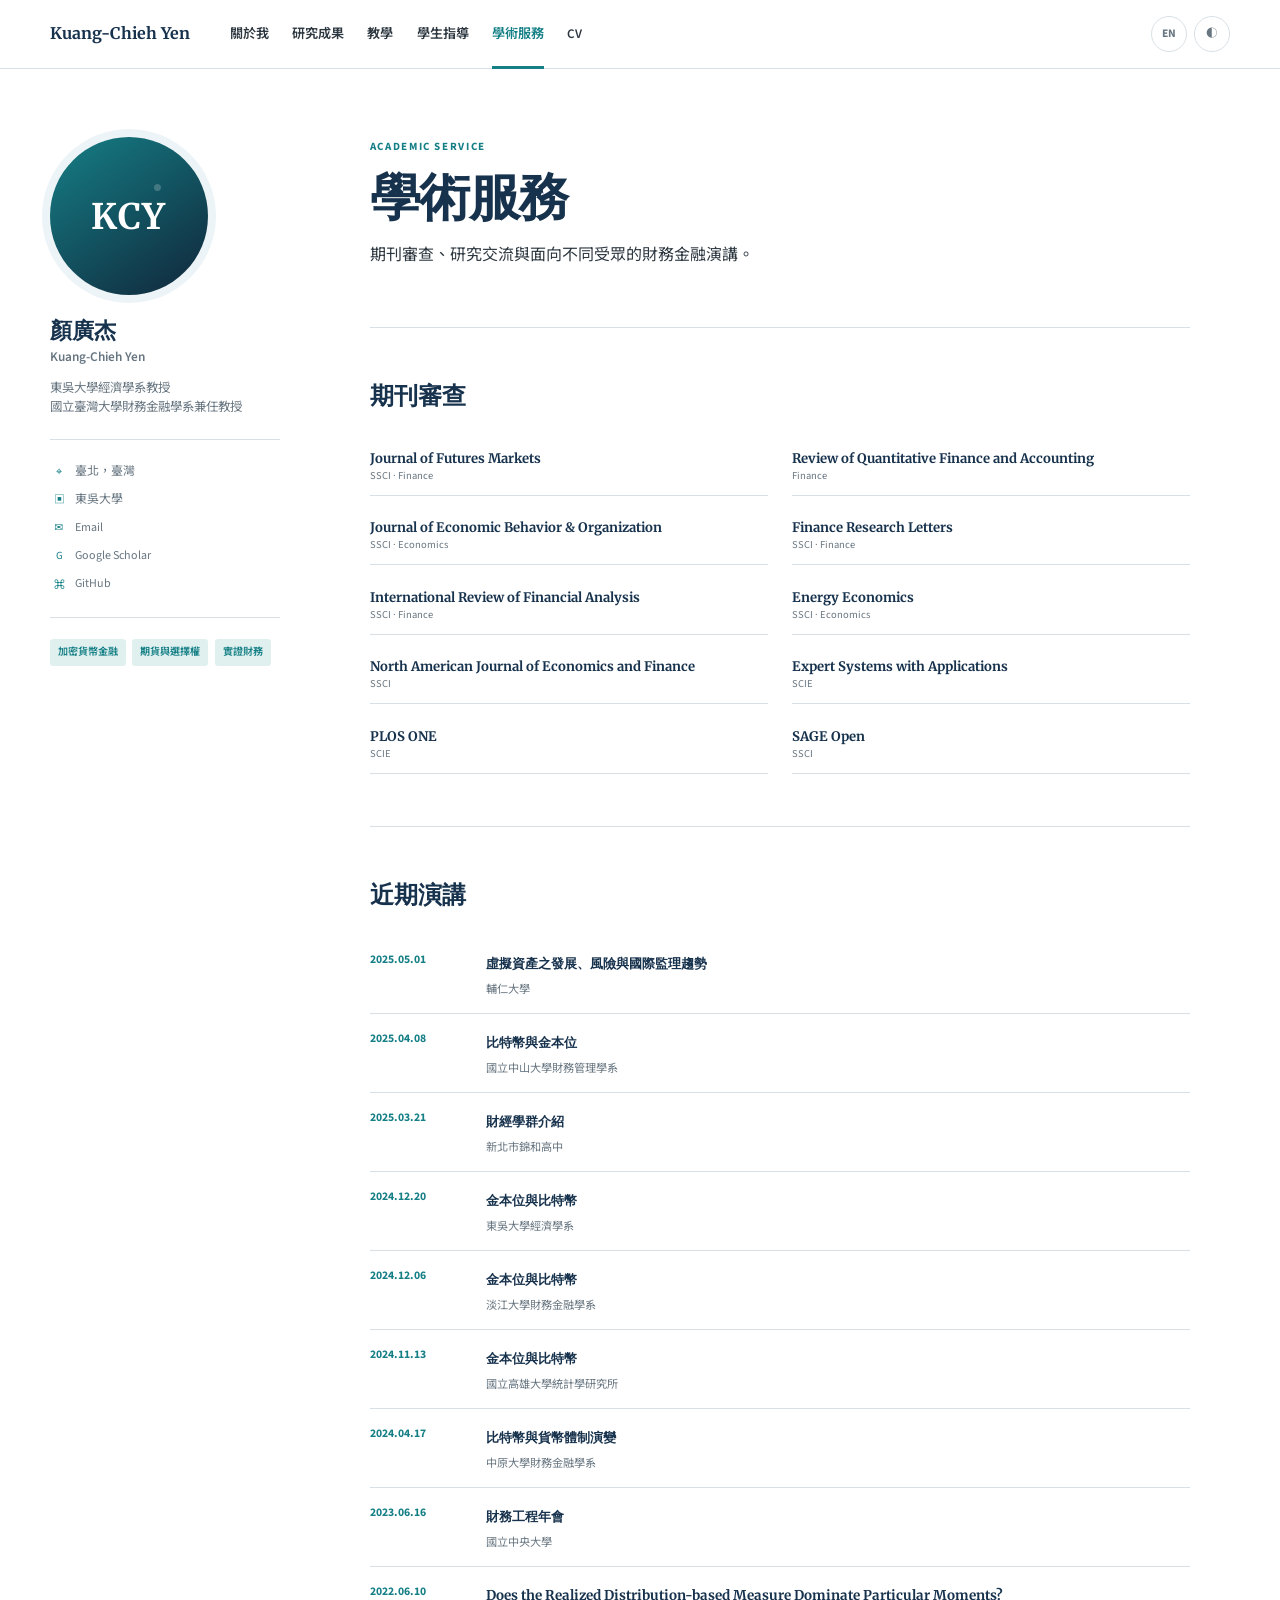
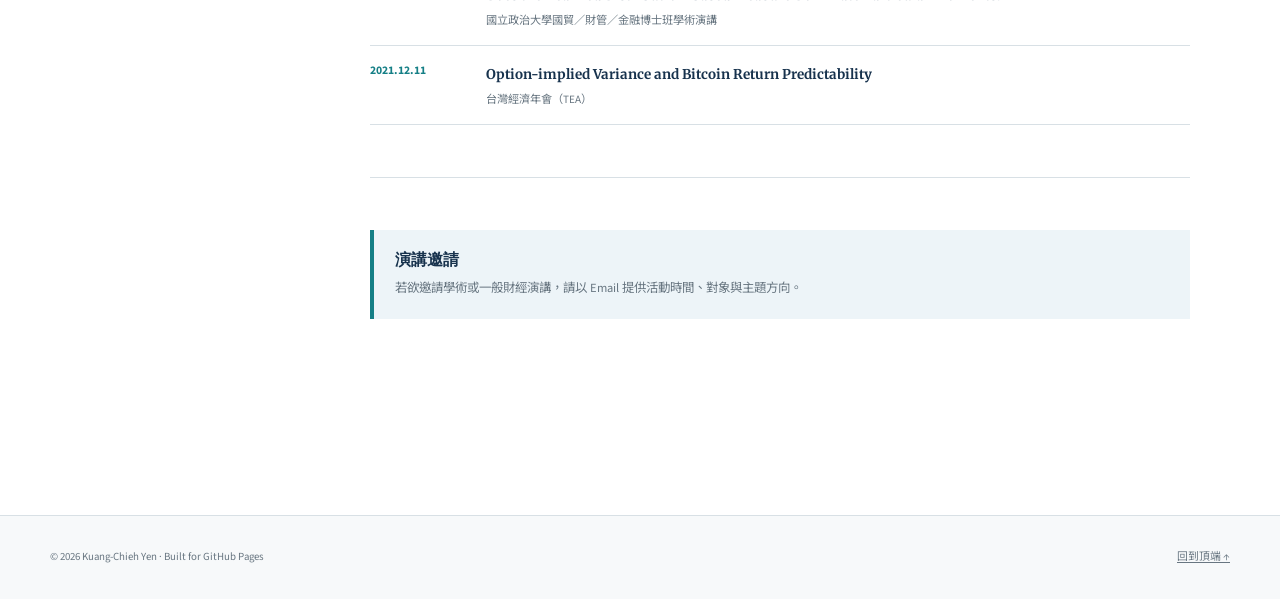
<file: service.html>
<!doctype html><html lang="zh-Hant" data-theme="light"><head>
  <meta charset="UTF-8" /><meta name="viewport" content="width=device-width, initial-scale=1.0" /><meta name="description" content="Kuang-Chieh Yen 的期刊審查與學術演講紀錄。" /><meta name="theme-color" content="#17324d" /><meta property="og:title" content="Academic Service｜Kuang-Chieh Yen" /><meta property="og:image" content="https://quetion.github.io/kcyen_academic/og-academic-pages.png" /><title>學術服務｜Kuang-Chieh Yen</title>
  <link rel="preconnect" href="https://fonts.googleapis.com" /><link rel="preconnect" href="https://fonts.gstatic.com" crossorigin /><link href="https://fonts.googleapis.com/css2?family=Merriweather:wght@400;700&family=Noto+Sans+TC:wght@400;500;600;700&family=Source+Sans+3:wght@400;500;600;700&display=swap" rel="stylesheet" /><link rel="stylesheet" href="styles.css?v=20260809-2" /><script src="script.js?v=20260809-2" defer></script>
</head><body data-page="service"><a class="skip-link" href="#main-content">跳至主要內容</a>
<header class="masthead" id="top"><div class="masthead__inner"><a class="site-title" href="index.html">Kuang-Chieh Yen</a><button class="menu-toggle" type="button" aria-expanded="false" aria-controls="site-nav">Menu</button><nav class="site-nav" id="site-nav" aria-label="主要導覽"><a href="index.html" data-zh="關於我" data-en="About">關於我</a><a href="publications.html" data-zh="研究成果" data-en="Publications">研究成果</a><a href="teaching.html" data-zh="教學" data-en="Teaching">教學</a><a href="students.html" data-zh="學生指導" data-en="Students">學生指導</a><a class="is-active" href="service.html" data-zh="學術服務" data-en="Service">學術服務</a><a href="cv.html">CV</a></nav><div class="header-tools"><button class="tool-button language-toggle" type="button" aria-label="Switch to English"><span data-lang-label>EN</span></button><button class="tool-button theme-toggle" type="button" aria-label="切換深色模式"><span data-theme-icon>◐</span></button></div></div></header>
<div class="page-shell"><aside class="author-card" aria-label="作者資料"><div class="author-avatar" role="img" aria-label="Kuang-Chieh Yen initials">KCY</div><div class="author-identity"><h2>顏廣杰<span>Kuang-Chieh Yen</span></h2><p class="lang-zh">東吳大學經濟學系教授<br />國立臺灣大學財務金融學系兼任教授</p><p class="lang-en" hidden>Professor of Economics, Soochow University<br />Adjunct Professor of Finance, National Taiwan University</p></div><button class="profile-toggle" type="button" aria-expanded="false" aria-controls="profile-links" data-zh="聯絡方式" data-en="Contact details">聯絡方式</button><ul class="author-links" id="profile-links"><li><span>⌖</span><span data-zh="臺北，臺灣" data-en="Taipei, Taiwan">臺北，臺灣</span></li><li><span>▣</span><a href="https://www.scu.edu.tw/econ/" target="_blank" rel="noreferrer" data-zh="東吳大學" data-en="Soochow University">東吳大學</a></li><li><span>✉</span><a href="mailto:kcyen@scu.edu.tw">Email</a></li><li><span>G</span><a href="https://scholar.google.com.tw/citations?user=Ai0tjw8AAAAJ&hl=zh-TW" target="_blank" rel="noreferrer">Google Scholar</a></li><li><span>⌘</span><a href="https://github.com/quetion" target="_blank" rel="noreferrer">GitHub</a></li></ul><div class="research-tags"><span data-zh="加密貨幣金融" data-en="Crypto Finance">加密貨幣金融</span><span data-zh="期貨與選擇權" data-en="Derivatives">期貨與選擇權</span><span data-zh="實證財務" data-en="Empirical Finance">實證財務</span></div></aside>
<main class="page-content" id="main-content"><header class="page-header"><p class="section-kicker">Academic Service</p><h1 data-zh="學術服務" data-en="Academic service">學術服務</h1><p class="lang-zh">期刊審查、研究交流與面向不同受眾的財務金融演講。</p><p class="lang-en" hidden>Journal reviewing, research exchange, and finance talks for academic and public audiences.</p></header>
<section class="page-section"><h2 data-zh="期刊審查" data-en="Referee service">期刊審查</h2><ul class="journal-list">
  <li>Journal of Futures Markets<span>SSCI · Finance</span></li><li>Review of Quantitative Finance and Accounting<span>Finance</span></li><li>Journal of Economic Behavior &amp; Organization<span>SSCI · Economics</span></li><li>Finance Research Letters<span>SSCI · Finance</span></li><li>International Review of Financial Analysis<span>SSCI · Finance</span></li><li>Energy Economics<span>SSCI · Economics</span></li><li>North American Journal of Economics and Finance<span>SSCI</span></li><li>Expert Systems with Applications<span>SCIE</span></li><li>PLOS ONE<span>SCIE</span></li><li>SAGE Open<span>SSCI</span></li>
</ul></section>
<section class="page-section"><h2 data-zh="近期演講" data-en="Recent talks">近期演講</h2><ol class="talk-list">
  <li><time>2025.05.01</time><div><strong>虛擬資產之發展、風險與國際監理趨勢</strong><p>輔仁大學</p></div></li><li><time>2025.04.08</time><div><strong>比特幣與金本位</strong><p>國立中山大學財務管理學系</p></div></li><li><time>2025.03.21</time><div><strong>財經學群介紹</strong><p>新北市錦和高中</p></div></li><li><time>2024.12.20</time><div><strong>金本位與比特幣</strong><p>東吳大學經濟學系</p></div></li><li><time>2024.12.06</time><div><strong>金本位與比特幣</strong><p>淡江大學財務金融學系</p></div></li><li><time>2024.11.13</time><div><strong>金本位與比特幣</strong><p>國立高雄大學統計學研究所</p></div></li><li><time>2024.04.17</time><div><strong>比特幣與貨幣體制演變</strong><p>中原大學財務金融學系</p></div></li><li><time>2023.06.16</time><div><strong data-zh="財務工程年會" data-en="Financial Engineering Annual Meeting">財務工程年會</strong><p>國立中央大學</p></div></li><li><time>2022.06.10</time><div><strong>Does the Realized Distribution-based Measure Dominate Particular Moments?</strong><p>國立政治大學國貿／財管／金融博士班學術演講</p></div></li><li><time>2021.12.11</time><div><strong>Option-implied Variance and Bitcoin Return Predictability</strong><p>台灣經濟年會（TEA）</p></div></li>
</ol></section>
<section class="page-section"><div class="notice"><h3 data-zh="演講邀請" data-en="Talk invitations">演講邀請</h3><p class="lang-zh">若欲邀請學術或一般財經演講，請以 Email 提供活動時間、對象與主題方向。</p><p class="lang-en" hidden>For academic or public talk invitations, please email the proposed date, audience, and topic.</p></div></section>
</main></div><footer class="site-footer"><div><p>© 2026 Kuang-Chieh Yen · Built for GitHub Pages</p><a href="#top" data-zh="回到頂端 ↑" data-en="Back to top ↑">回到頂端 ↑</a></div></footer></body></html>
</file>
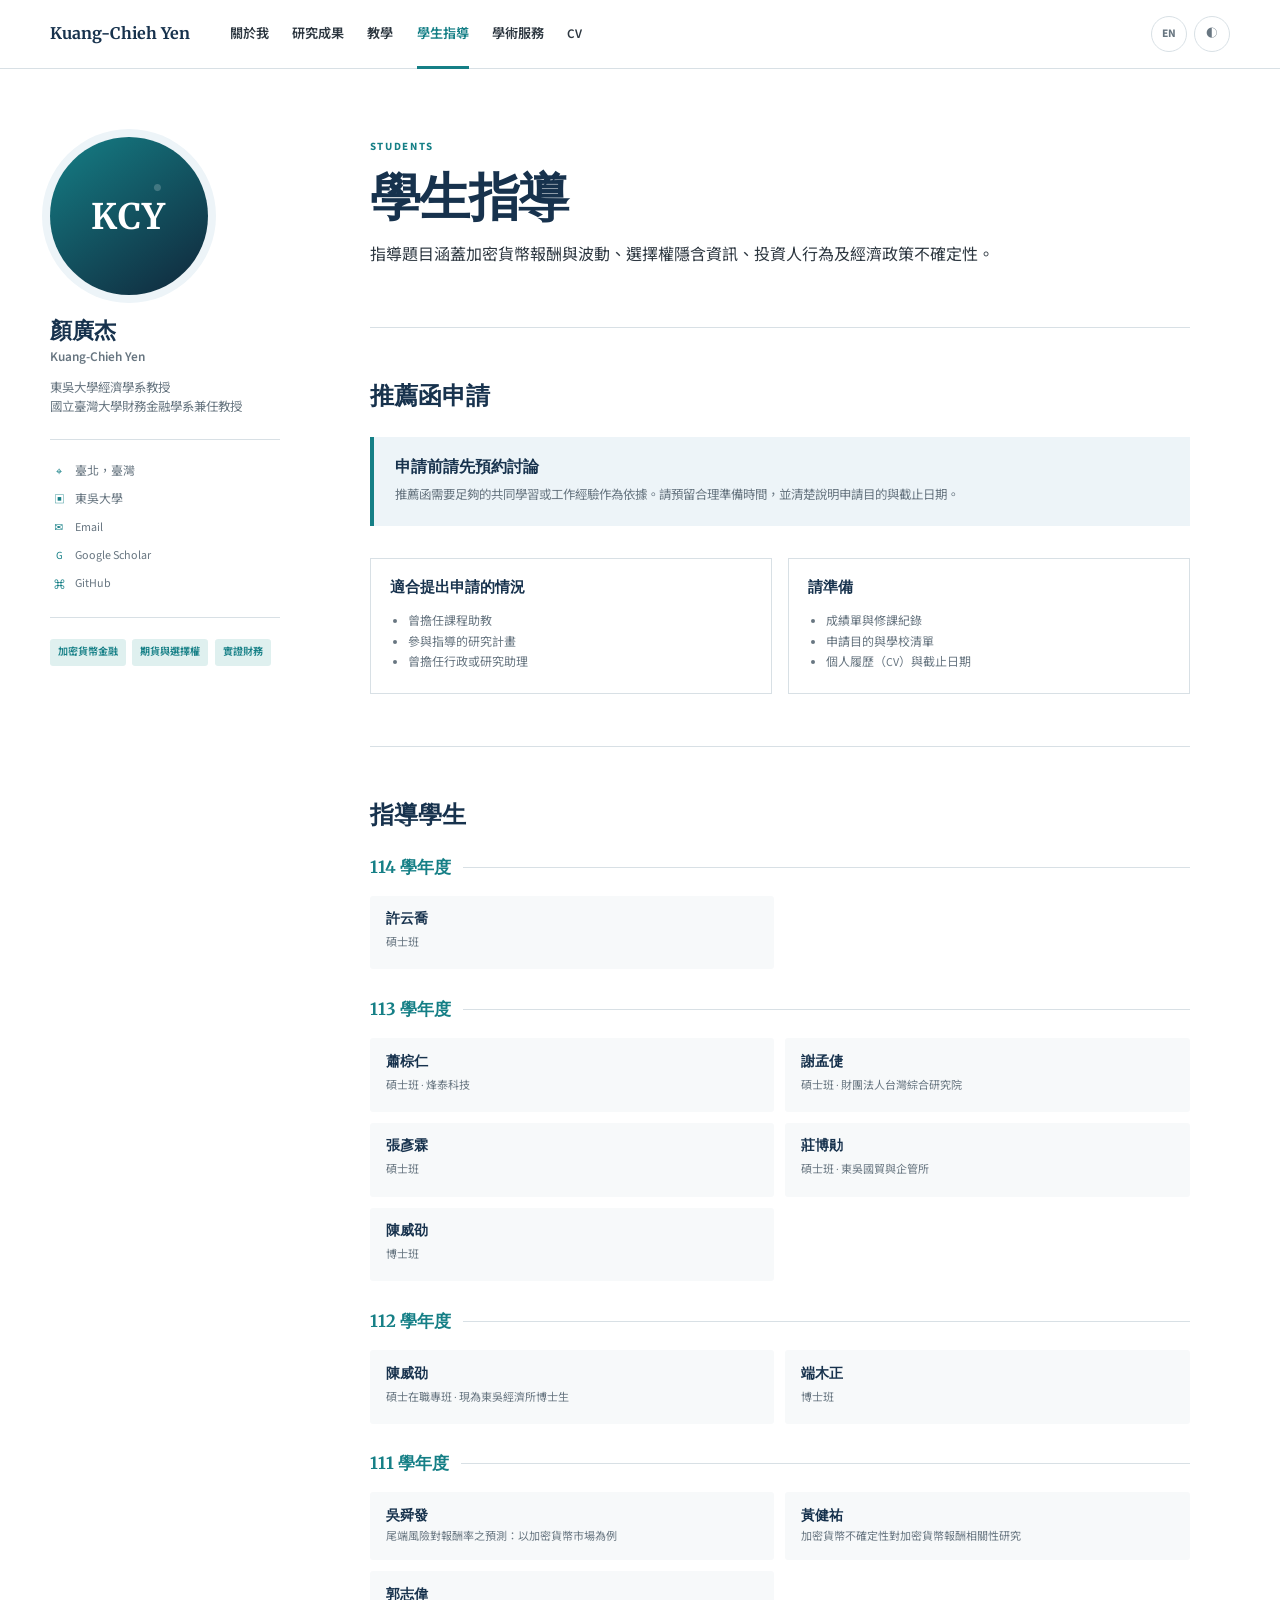
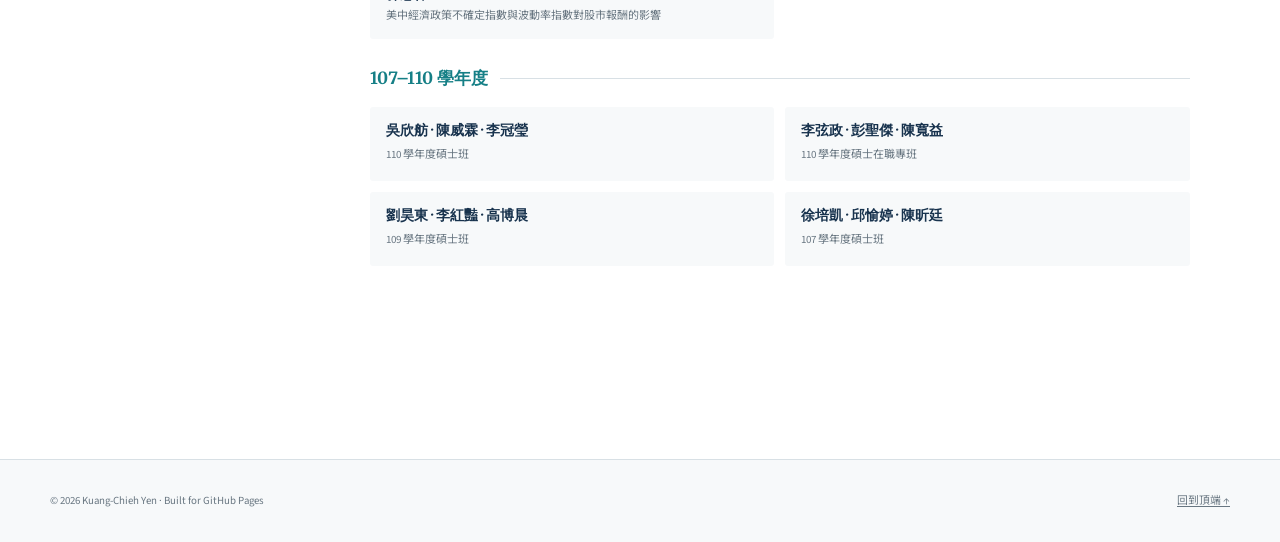
<file: students.html>
<!doctype html><html lang="zh-Hant" data-theme="light"><head>
  <meta charset="UTF-8" /><meta name="viewport" content="width=device-width, initial-scale=1.0" /><meta name="description" content="Kuang-Chieh Yen 的學生指導與推薦函資訊。" /><meta name="theme-color" content="#17324d" /><meta property="og:title" content="Students｜Kuang-Chieh Yen" /><meta property="og:image" content="https://quetion.github.io/kcyen_academic/og-academic-pages.png" /><title>學生指導｜Kuang-Chieh Yen</title>
  <link rel="preconnect" href="https://fonts.googleapis.com" /><link rel="preconnect" href="https://fonts.gstatic.com" crossorigin /><link href="https://fonts.googleapis.com/css2?family=Merriweather:wght@400;700&family=Noto+Sans+TC:wght@400;500;600;700&family=Source+Sans+3:wght@400;500;600;700&display=swap" rel="stylesheet" /><link rel="stylesheet" href="styles.css?v=20260809-2" /><script src="script.js?v=20260809-2" defer></script>
</head><body data-page="students"><a class="skip-link" href="#main-content">跳至主要內容</a>
<header class="masthead" id="top"><div class="masthead__inner"><a class="site-title" href="index.html">Kuang-Chieh Yen</a><button class="menu-toggle" type="button" aria-expanded="false" aria-controls="site-nav">Menu</button><nav class="site-nav" id="site-nav" aria-label="主要導覽"><a href="index.html" data-zh="關於我" data-en="About">關於我</a><a href="publications.html" data-zh="研究成果" data-en="Publications">研究成果</a><a href="teaching.html" data-zh="教學" data-en="Teaching">教學</a><a class="is-active" href="students.html" data-zh="學生指導" data-en="Students">學生指導</a><a href="service.html" data-zh="學術服務" data-en="Service">學術服務</a><a href="cv.html">CV</a></nav><div class="header-tools"><button class="tool-button language-toggle" type="button" aria-label="Switch to English"><span data-lang-label>EN</span></button><button class="tool-button theme-toggle" type="button" aria-label="切換深色模式"><span data-theme-icon>◐</span></button></div></div></header>
<div class="page-shell"><aside class="author-card" aria-label="作者資料"><div class="author-avatar" role="img" aria-label="Kuang-Chieh Yen initials">KCY</div><div class="author-identity"><h2>顏廣杰<span>Kuang-Chieh Yen</span></h2><p class="lang-zh">東吳大學經濟學系教授<br />國立臺灣大學財務金融學系兼任教授</p><p class="lang-en" hidden>Professor of Economics, Soochow University<br />Adjunct Professor of Finance, National Taiwan University</p></div><button class="profile-toggle" type="button" aria-expanded="false" aria-controls="profile-links" data-zh="聯絡方式" data-en="Contact details">聯絡方式</button><ul class="author-links" id="profile-links"><li><span>⌖</span><span data-zh="臺北，臺灣" data-en="Taipei, Taiwan">臺北，臺灣</span></li><li><span>▣</span><a href="https://www.scu.edu.tw/econ/" target="_blank" rel="noreferrer" data-zh="東吳大學" data-en="Soochow University">東吳大學</a></li><li><span>✉</span><a href="mailto:kcyen@scu.edu.tw">Email</a></li><li><span>G</span><a href="https://scholar.google.com.tw/citations?user=Ai0tjw8AAAAJ&hl=zh-TW" target="_blank" rel="noreferrer">Google Scholar</a></li><li><span>⌘</span><a href="https://github.com/quetion" target="_blank" rel="noreferrer">GitHub</a></li></ul><div class="research-tags"><span data-zh="加密貨幣金融" data-en="Crypto Finance">加密貨幣金融</span><span data-zh="期貨與選擇權" data-en="Derivatives">期貨與選擇權</span><span data-zh="實證財務" data-en="Empirical Finance">實證財務</span></div></aside>
<main class="page-content" id="main-content"><header class="page-header"><p class="section-kicker">Students</p><h1 data-zh="學生指導" data-en="Student supervision">學生指導</h1><p class="lang-zh">指導題目涵蓋加密貨幣報酬與波動、選擇權隱含資訊、投資人行為及經濟政策不確定性。</p><p class="lang-en" hidden>Supervision topics include cryptocurrency returns and volatility, option-implied information, investor behavior, and economic policy uncertainty.</p></header>
<section class="page-section"><h2 data-zh="推薦函申請" data-en="Recommendation letters">推薦函申請</h2><div class="notice"><h3 data-zh="申請前請先預約討論" data-en="Please arrange a meeting first">申請前請先預約討論</h3><p class="lang-zh">推薦函需要足夠的共同學習或工作經驗作為依據。請預留合理準備時間，並清楚說明申請目的與截止日期。</p><p class="lang-en" hidden>A meaningful letter requires sufficient shared academic or work experience. Please allow adequate preparation time and provide a clear application plan and deadline.</p></div><div class="requirements">
  <article><h3 data-zh="適合提出申請的情況" data-en="Eligibility">適合提出申請的情況</h3><ul><li data-zh="曾擔任課程助教" data-en="Served as a teaching assistant">曾擔任課程助教</li><li data-zh="參與指導的研究計畫" data-en="Participated in a supervised research project">參與指導的研究計畫</li><li data-zh="曾擔任行政或研究助理" data-en="Worked as an administrative or research assistant">曾擔任行政或研究助理</li></ul></article>
  <article><h3 data-zh="請準備" data-en="Please prepare">請準備</h3><ul><li data-zh="成績單與修課紀錄" data-en="Transcript and course record">成績單與修課紀錄</li><li data-zh="申請目的與學校清單" data-en="Purpose and target institutions">申請目的與學校清單</li><li data-zh="個人履歷（CV）與截止日期" data-en="CV and deadlines">個人履歷（CV）與截止日期</li></ul></article>
</div></section>
<section class="page-section"><h2 data-zh="指導學生" data-en="Supervised students">指導學生</h2>
  <div class="student-year"><h3>114 學年度</h3><div class="student-list"><article class="student"><strong>許云喬</strong><span data-zh="碩士班" data-en="Master’s student">碩士班</span></article></div></div>
  <div class="student-year"><h3>113 學年度</h3><div class="student-list"><article class="student"><strong>蕭棕仁</strong><span>碩士班 · 烽泰科技</span></article><article class="student"><strong>謝孟倢</strong><span>碩士班 · 財團法人台灣綜合研究院</span></article><article class="student"><strong>張彥霖</strong><span data-zh="碩士班" data-en="Master’s student">碩士班</span></article><article class="student"><strong>莊博勛</strong><span>碩士班 · 東吳國貿與企管所</span></article><article class="student"><strong>陳威劭</strong><span data-zh="博士班" data-en="Doctoral student">博士班</span></article></div></div>
  <div class="student-year"><h3>112 學年度</h3><div class="student-list"><article class="student"><strong>陳威劭</strong><span data-zh="碩士在職專班 · 現為東吳經濟所博士生" data-en="Executive Master’s · Current Ph.D. student at Soochow">碩士在職專班 · 現為東吳經濟所博士生</span></article><article class="student"><strong>端木正</strong><span data-zh="博士班" data-en="Doctoral student">博士班</span></article></div></div>
  <div class="student-year"><h3>111 學年度</h3><div class="student-list"><article class="student"><strong>吳舜發</strong><p>尾端風險對報酬率之預測：以加密貨幣市場為例</p></article><article class="student"><strong>黃健祐</strong><p>加密貨幣不確定性對加密貨幣報酬相關性研究</p></article><article class="student"><strong>郭志偉</strong><p>美中經濟政策不確定指數與波動率指數對股市報酬的影響</p></article></div></div>
  <div class="student-year"><h3>107–110 學年度</h3><div class="student-list"><article class="student"><strong>吳欣舫 · 陳威霖 · 李冠瑩</strong><span data-zh="110 學年度碩士班" data-en="2021 Master’s students">110 學年度碩士班</span></article><article class="student"><strong>李弦政 · 彭聖傑 · 陳寬益</strong><span data-zh="110 學年度碩士在職專班" data-en="2021 Executive Master’s students">110 學年度碩士在職專班</span></article><article class="student"><strong>劉昊東 · 李紅豔 · 高博晨</strong><span data-zh="109 學年度碩士班" data-en="2020 Master’s students">109 學年度碩士班</span></article><article class="student"><strong>徐培凱 · 邱愉婷 · 陳昕廷</strong><span data-zh="107 學年度碩士班" data-en="2018 Master’s students">107 學年度碩士班</span></article></div></div>
</section></main></div><footer class="site-footer"><div><p>© 2026 Kuang-Chieh Yen · Built for GitHub Pages</p><a href="#top" data-zh="回到頂端 ↑" data-en="Back to top ↑">回到頂端 ↑</a></div></footer></body></html>
</file>
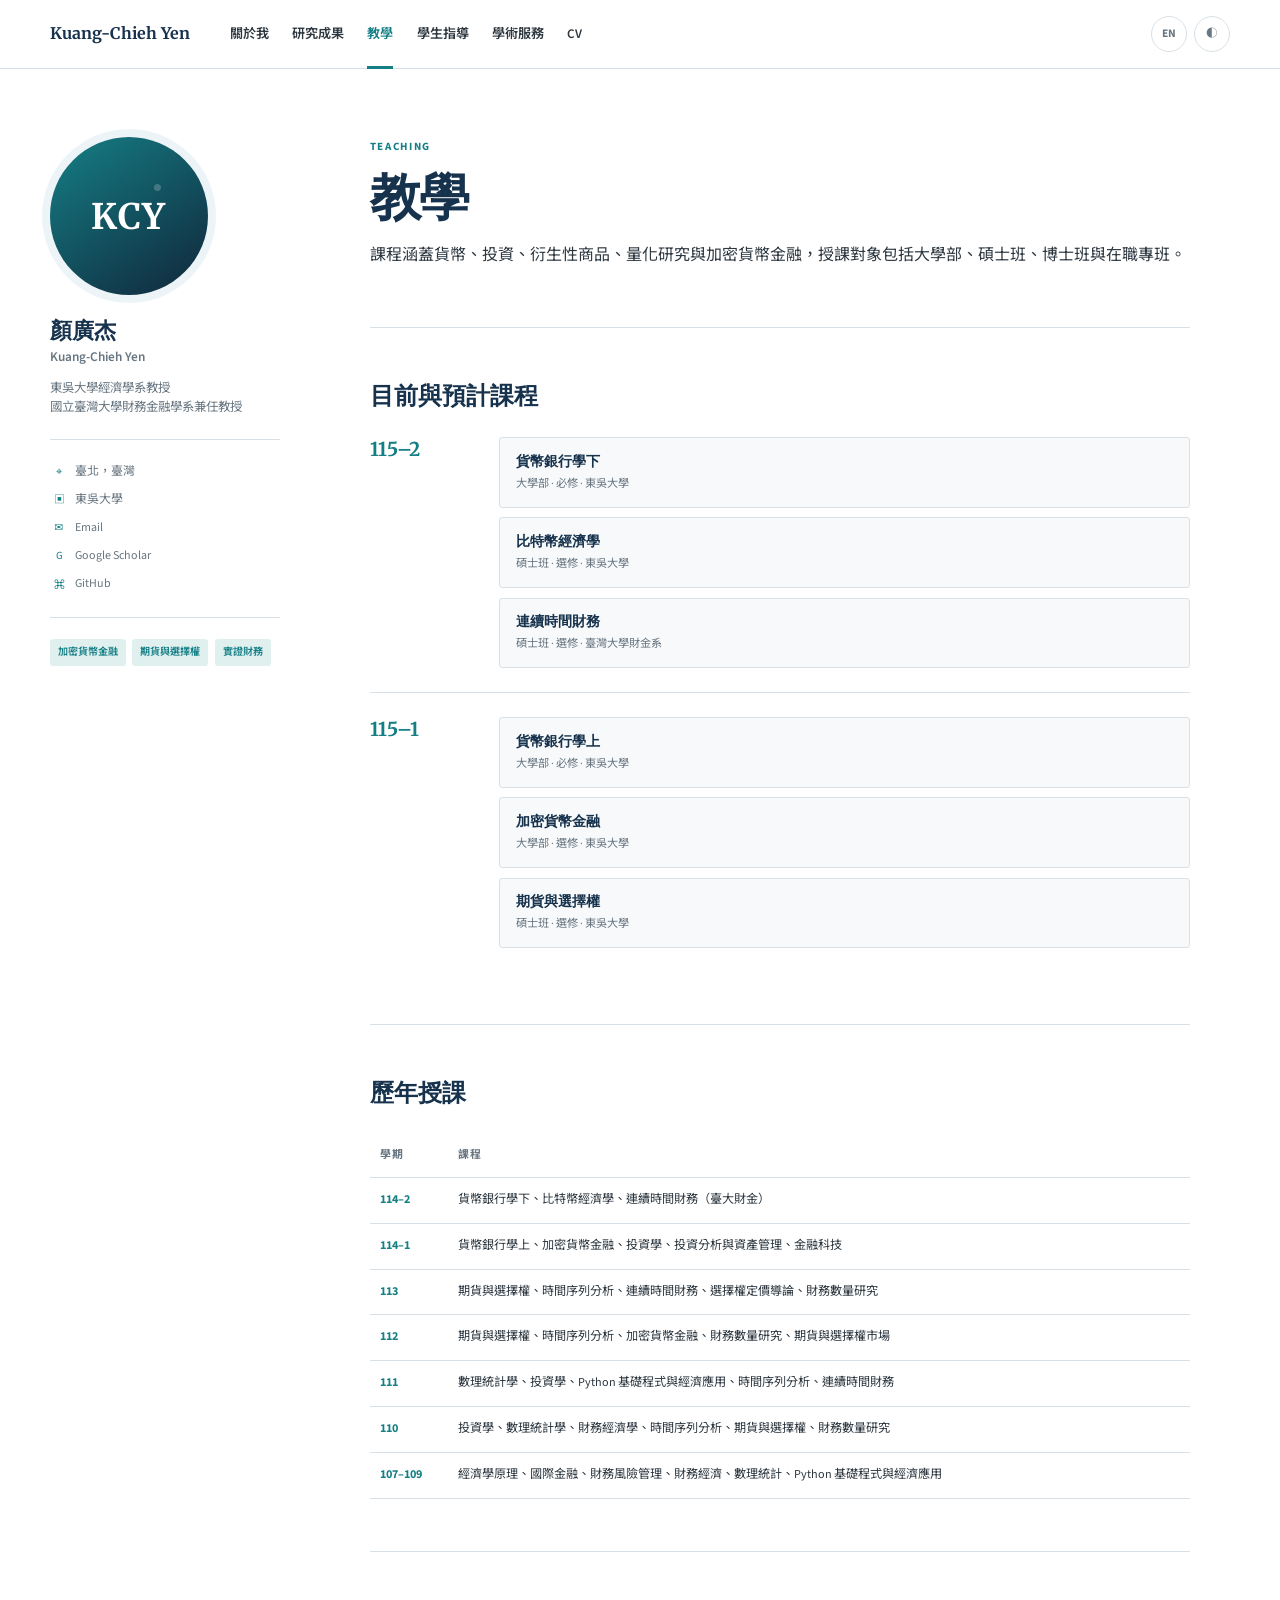
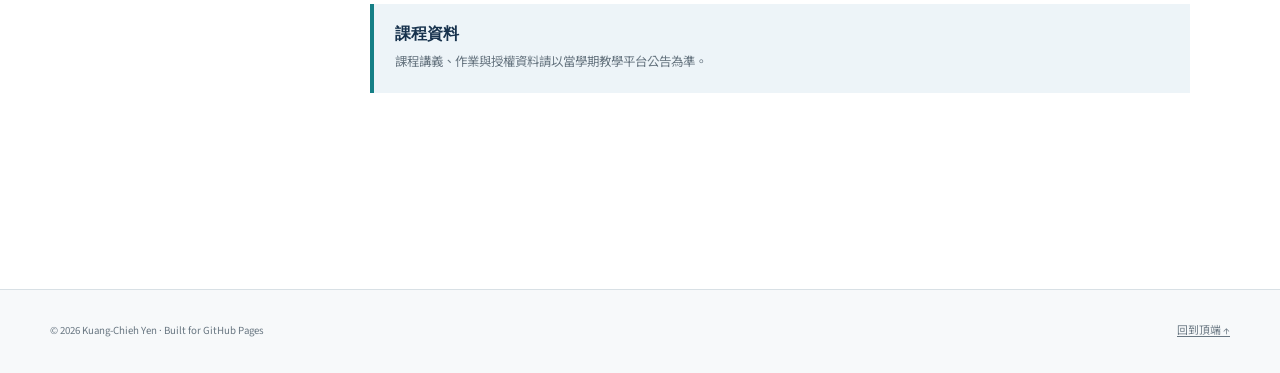
<file: teaching.html>
<!doctype html><html lang="zh-Hant" data-theme="light"><head>
  <meta charset="UTF-8" /><meta name="viewport" content="width=device-width, initial-scale=1.0" /><meta name="description" content="Kuang-Chieh Yen 的教學課程與授課紀錄。" /><meta name="theme-color" content="#17324d" /><meta property="og:title" content="Teaching｜Kuang-Chieh Yen" /><meta property="og:image" content="https://quetion.github.io/kcyen_academic/og-academic-pages.png" /><title>教學｜Kuang-Chieh Yen</title>
  <link rel="preconnect" href="https://fonts.googleapis.com" /><link rel="preconnect" href="https://fonts.gstatic.com" crossorigin /><link href="https://fonts.googleapis.com/css2?family=Merriweather:wght@400;700&family=Noto+Sans+TC:wght@400;500;600;700&family=Source+Sans+3:wght@400;500;600;700&display=swap" rel="stylesheet" /><link rel="stylesheet" href="styles.css?v=20260809-2" /><script src="script.js?v=20260809-2" defer></script>
</head><body data-page="teaching"><a class="skip-link" href="#main-content">跳至主要內容</a>
<header class="masthead" id="top"><div class="masthead__inner"><a class="site-title" href="index.html">Kuang-Chieh Yen</a><button class="menu-toggle" type="button" aria-expanded="false" aria-controls="site-nav">Menu</button><nav class="site-nav" id="site-nav" aria-label="主要導覽"><a href="index.html" data-zh="關於我" data-en="About">關於我</a><a href="publications.html" data-zh="研究成果" data-en="Publications">研究成果</a><a class="is-active" href="teaching.html" data-zh="教學" data-en="Teaching">教學</a><a href="students.html" data-zh="學生指導" data-en="Students">學生指導</a><a href="service.html" data-zh="學術服務" data-en="Service">學術服務</a><a href="cv.html">CV</a></nav><div class="header-tools"><button class="tool-button language-toggle" type="button" aria-label="Switch to English"><span data-lang-label>EN</span></button><button class="tool-button theme-toggle" type="button" aria-label="切換深色模式"><span data-theme-icon>◐</span></button></div></div></header>
<div class="page-shell"><aside class="author-card" aria-label="作者資料"><div class="author-avatar" role="img" aria-label="Kuang-Chieh Yen initials">KCY</div><div class="author-identity"><h2>顏廣杰<span>Kuang-Chieh Yen</span></h2><p class="lang-zh">東吳大學經濟學系教授<br />國立臺灣大學財務金融學系兼任教授</p><p class="lang-en" hidden>Professor of Economics, Soochow University<br />Adjunct Professor of Finance, National Taiwan University</p></div><button class="profile-toggle" type="button" aria-expanded="false" aria-controls="profile-links" data-zh="聯絡方式" data-en="Contact details">聯絡方式</button><ul class="author-links" id="profile-links"><li><span>⌖</span><span data-zh="臺北，臺灣" data-en="Taipei, Taiwan">臺北，臺灣</span></li><li><span>▣</span><a href="https://www.scu.edu.tw/econ/" target="_blank" rel="noreferrer" data-zh="東吳大學" data-en="Soochow University">東吳大學</a></li><li><span>✉</span><a href="mailto:kcyen@scu.edu.tw">Email</a></li><li><span>G</span><a href="https://scholar.google.com.tw/citations?user=Ai0tjw8AAAAJ&hl=zh-TW" target="_blank" rel="noreferrer">Google Scholar</a></li><li><span>⌘</span><a href="https://github.com/quetion" target="_blank" rel="noreferrer">GitHub</a></li></ul><div class="research-tags"><span data-zh="加密貨幣金融" data-en="Crypto Finance">加密貨幣金融</span><span data-zh="期貨與選擇權" data-en="Derivatives">期貨與選擇權</span><span data-zh="實證財務" data-en="Empirical Finance">實證財務</span></div></aside>
<main class="page-content" id="main-content"><header class="page-header"><p class="section-kicker">Teaching</p><h1 data-zh="教學" data-en="Teaching">教學</h1><p class="lang-zh">課程涵蓋貨幣、投資、衍生性商品、量化研究與加密貨幣金融，授課對象包括大學部、碩士班、博士班與在職專班。</p><p class="lang-en" hidden>Courses in monetary economics, investments, derivatives, quantitative research, and cryptocurrency finance for undergraduate and graduate students.</p></header>
<section class="page-section"><h2 data-zh="目前與預計課程" data-en="Current & upcoming courses">目前與預計課程</h2>
  <div class="term-block"><div class="term-label">115–2</div><div class="course-list"><article class="course"><h3 data-zh="貨幣銀行學下" data-en="Money and Banking II">貨幣銀行學下</h3><p data-zh="大學部 · 必修 · 東吳大學" data-en="Undergraduate · Required · Soochow University">大學部 · 必修 · 東吳大學</p></article><article class="course"><h3 data-zh="比特幣經濟學" data-en="Bitcoin Economics">比特幣經濟學</h3><p data-zh="碩士班 · 選修 · 東吳大學" data-en="Graduate · Elective · Soochow University">碩士班 · 選修 · 東吳大學</p></article><article class="course"><h3 data-zh="連續時間財務" data-en="Continuous-Time Finance">連續時間財務</h3><p data-zh="碩士班 · 選修 · 臺灣大學財金系" data-en="Graduate · Elective · NTU Finance">碩士班 · 選修 · 臺灣大學財金系</p></article></div></div>
  <div class="term-block"><div class="term-label">115–1</div><div class="course-list"><article class="course"><h3 data-zh="貨幣銀行學上" data-en="Money and Banking I">貨幣銀行學上</h3><p data-zh="大學部 · 必修 · 東吳大學" data-en="Undergraduate · Required · Soochow University">大學部 · 必修 · 東吳大學</p></article><article class="course"><h3 data-zh="加密貨幣金融" data-en="Cryptocurrency Finance">加密貨幣金融</h3><p data-zh="大學部 · 選修 · 東吳大學" data-en="Undergraduate · Elective · Soochow University">大學部 · 選修 · 東吳大學</p></article><article class="course"><h3 data-zh="期貨與選擇權" data-en="Futures and Options">期貨與選擇權</h3><p data-zh="碩士班 · 選修 · 東吳大學" data-en="Graduate · Elective · Soochow University">碩士班 · 選修 · 東吳大學</p></article></div></div>
</section>
<section class="page-section"><h2 data-zh="歷年授課" data-en="Teaching history">歷年授課</h2><table class="archive-table"><thead><tr><th data-zh="學期" data-en="Term">學期</th><th data-zh="課程" data-en="Courses">課程</th></tr></thead><tbody>
  <tr><td>114–2</td><td>貨幣銀行學下、比特幣經濟學、連續時間財務（臺大財金）</td></tr><tr><td>114–1</td><td>貨幣銀行學上、加密貨幣金融、投資學、投資分析與資產管理、金融科技</td></tr><tr><td>113</td><td>期貨與選擇權、時間序列分析、連續時間財務、選擇權定價導論、財務數量研究</td></tr><tr><td>112</td><td>期貨與選擇權、時間序列分析、加密貨幣金融、財務數量研究、期貨與選擇權市場</td></tr><tr><td>111</td><td>數理統計學、投資學、Python 基礎程式與經濟應用、時間序列分析、連續時間財務</td></tr><tr><td>110</td><td>投資學、數理統計學、財務經濟學、時間序列分析、期貨與選擇權、財務數量研究</td></tr><tr><td>107–109</td><td>經濟學原理、國際金融、財務風險管理、財務經濟、數理統計、Python 基礎程式與經濟應用</td></tr>
</tbody></table></section>
<section class="page-section"><div class="notice"><h3 data-zh="課程資料" data-en="Course materials">課程資料</h3><p class="lang-zh">課程講義、作業與授權資料請以當學期教學平台公告為準。</p><p class="lang-en" hidden>Lecture notes, assignments, and licensed materials are distributed through the course platform for enrolled students.</p></div></section>
</main></div><footer class="site-footer"><div><p>© 2026 Kuang-Chieh Yen · Built for GitHub Pages</p><a href="#top" data-zh="回到頂端 ↑" data-en="Back to top ↑">回到頂端 ↑</a></div></footer></body></html>
</file>
<file: styles.css>
:root {
  --navy: #17324d;
  --navy-deep: #10263a;
  --teal: #157f86;
  --teal-soft: #dff0ef;
  --blue-soft: #edf4f8;
  --text: #2d3740;
  --muted: #687681;
  --line: #d8e0e5;
  --surface: #ffffff;
  --surface-soft: #f7f9fa;
  --masthead: rgba(255, 255, 255, .96);
  --shadow: 0 18px 50px rgba(23, 50, 77, .09);
  --serif: "Merriweather", Georgia, serif;
  --sans: "Source Sans 3", "Noto Sans TC", system-ui, sans-serif;
  --max-width: 1180px;
}

[data-theme="dark"] {
  --navy: #8ecbd0;
  --navy-deep: #07151f;
  --teal: #73c5c9;
  --teal-soft: #15363a;
  --blue-soft: #102834;
  --text: #e4ebee;
  --muted: #9eabb2;
  --line: #2d414c;
  --surface: #0c1c26;
  --surface-soft: #10242f;
  --masthead: rgba(7, 21, 31, .95);
  --shadow: 0 18px 50px rgba(0, 0, 0, .28);
}

* { box-sizing: border-box; }
html { scroll-behavior: smooth; }
body {
  margin: 0;
  color: var(--text);
  background: var(--surface);
  font-family: var(--sans);
  font-size: 16px;
  line-height: 1.72;
  transition: color .2s ease, background .2s ease;
}
a { color: var(--teal); text-decoration-thickness: 1px; text-underline-offset: .22em; }
a:hover { color: var(--navy); }
button, a { -webkit-tap-highlight-color: transparent; }
button { font: inherit; }
img { max-width: 100%; }
h1, h2, h3, p { margin-top: 0; }
em { font-family: var(--serif); }
[hidden] { display: none !important; }

.skip-link {
  position: fixed;
  top: -5rem;
  left: 1rem;
  z-index: 100;
  padding: .65rem 1rem;
  color: white;
  background: var(--navy-deep);
  border-radius: .2rem;
}
.skip-link:focus { top: 1rem; }

.masthead {
  position: sticky;
  top: 0;
  z-index: 30;
  min-height: 68px;
  border-bottom: 1px solid var(--line);
  background: var(--masthead);
  backdrop-filter: blur(12px);
}
.masthead__inner {
  width: min(var(--max-width), calc(100% - 2.5rem));
  min-height: 68px;
  margin: 0 auto;
  display: grid;
  grid-template-columns: auto 1fr auto;
  align-items: center;
  gap: 2.5rem;
}
.site-title {
  color: var(--navy);
  font-family: var(--serif);
  font-size: 1rem;
  font-weight: 700;
  text-decoration: none;
  white-space: nowrap;
}
.site-nav { display: flex; align-items: stretch; gap: 1.45rem; height: 68px; }
.site-nav a {
  position: relative;
  display: flex;
  align-items: center;
  color: var(--text);
  font-size: .82rem;
  font-weight: 600;
  text-decoration: none;
  white-space: nowrap;
}
.site-nav a::after {
  content: "";
  position: absolute;
  left: 0;
  right: 100%;
  bottom: -1px;
  height: 3px;
  background: var(--teal);
  transition: right .18s ease;
}
.site-nav a:hover::after, .site-nav a.is-active::after { right: 0; }
.site-nav a.is-active { color: var(--teal); }
.header-tools { display: flex; align-items: center; gap: .45rem; }
.tool-button, .menu-toggle {
  min-width: 36px;
  height: 36px;
  display: inline-grid;
  place-items: center;
  border: 1px solid var(--line);
  border-radius: 50%;
  color: var(--muted);
  background: var(--surface);
  font-size: .72rem;
  font-weight: 700;
  cursor: pointer;
}
.tool-button:hover, .menu-toggle:hover { color: var(--surface); border-color: var(--teal); background: var(--teal); }
.menu-toggle { display: none; border-radius: .25rem; padding: 0 .65rem; }

.page-shell {
  width: min(var(--max-width), calc(100% - 2.5rem));
  margin: 0 auto;
  display: grid;
  grid-template-columns: 230px minmax(0, 1fr);
  gap: clamp(3.5rem, 7vw, 7rem);
  padding: 4.25rem 0 7rem;
}
.author-card { align-self: start; position: sticky; top: 104px; }
.author-avatar {
  width: 158px;
  aspect-ratio: 1;
  display: grid;
  place-items: center;
  margin-bottom: 1.4rem;
  border-radius: 50%;
  color: white;
  background:
    radial-gradient(circle at 68% 32%, rgba(255,255,255,.2) 0 3px, transparent 4px),
    linear-gradient(145deg, var(--teal), var(--navy-deep));
  box-shadow: 0 0 0 8px var(--blue-soft);
  font: 700 2.2rem var(--serif);
  letter-spacing: .04em;
}
.author-identity h2 { margin-bottom: .75rem; color: var(--navy); font: 700 1.35rem/1.25 var(--serif); }
.author-identity h2 span { display: block; margin-top: .25rem; color: var(--muted); font: 600 .83rem/1.4 var(--sans); }
.author-identity p { color: var(--muted); font-size: .78rem; line-height: 1.55; }
.author-links { margin: 1.35rem 0; padding: 1.15rem 0; border-top: 1px solid var(--line); border-bottom: 1px solid var(--line); list-style: none; }
.author-links li { display: grid; grid-template-columns: 18px 1fr; gap: .45rem; align-items: baseline; padding: .23rem 0; color: var(--muted); font-size: .75rem; }
.author-links li > span:first-child { color: var(--teal); font-size: .68rem; text-align: center; }
.author-links a { color: var(--muted); text-decoration: none; }
.author-links a:hover { color: var(--teal); }
.research-tags { display: flex; flex-wrap: wrap; gap: .4rem; }
.research-tags span { padding: .28rem .5rem; color: var(--teal); background: var(--teal-soft); border-radius: .2rem; font-size: .63rem; font-weight: 600; }
.profile-toggle { display: none; }

.page-content { min-width: 0; max-width: 820px; }
.intro {
  position: relative;
  padding: .2rem 0 4rem;
  border-bottom: 1px solid var(--line);
}
.section-kicker { margin-bottom: .8rem; color: var(--teal); font-size: .69rem; font-weight: 700; letter-spacing: .15em; text-transform: uppercase; }
.intro h1, .page-header h1 { margin-bottom: 1rem; color: var(--navy); font: 700 clamp(2.4rem, 5vw, 4.35rem)/1.12 var(--serif); letter-spacing: -.03em; }
.intro-lead { max-width: 760px; margin-bottom: 0; color: var(--muted); font: 400 clamp(1.15rem, 2vw, 1.4rem)/1.7 var(--serif); }
.intro-actions { display: flex; align-items: center; gap: 1.5rem; margin-top: 2rem; }
.button { display: inline-flex; padding: .7rem 1rem; color: white; background: var(--navy-deep); border-radius: .18rem; font-size: .78rem; font-weight: 700; text-decoration: none; }
.button:hover { color: white; background: var(--teal); }
.text-button { font-size: .78rem; font-weight: 700; }

.content-section { padding: 3.5rem 0; border-bottom: 1px solid var(--line); }
.content-section:last-child { border-bottom: 0; }
.content-section > h2, .section-heading-row h2 { margin-bottom: 1.4rem; color: var(--navy); font: 700 1.5rem/1.3 var(--serif); }
.prose { max-width: 790px; }
.prose p { color: var(--text); font-size: .98rem; }
.prose p:last-child { margin-bottom: 0; }
.section-heading-row { display: flex; justify-content: space-between; gap: 2rem; align-items: baseline; margin-bottom: 1.5rem; }
.section-heading-row h2 { margin: 0; }
.section-heading-row a { font-size: .72rem; font-weight: 700; text-decoration: none; }

.interest-grid { display: grid; grid-template-columns: repeat(3, 1fr); gap: 1rem; }
.interest-grid article { min-height: 195px; padding: 1.25rem; border: 1px solid var(--line); border-radius: .25rem; background: var(--surface-soft); }
.interest-grid article > span { color: var(--teal); font: 700 .72rem var(--serif); }
.interest-grid h3 { margin: 2.3rem 0 .55rem; color: var(--navy); font: 700 1rem/1.4 var(--serif); }
.interest-grid p { margin: 0; color: var(--muted); font-size: .73rem; line-height: 1.55; }

.news-list { margin: 0; padding: 0; list-style: none; border-top: 1px solid var(--line); }
.news-list li { display: grid; grid-template-columns: 65px 1fr; gap: 1.2rem; padding: 1.15rem .25rem; border-bottom: 1px solid var(--line); }
.news-list time { color: var(--teal); font: 700 .9rem var(--serif); }
.news-list strong { color: var(--navy); font: 700 .88rem var(--serif); }
.news-list p { margin: .25rem 0 0; color: var(--muted); font-size: .73rem; }
.compact-publications { display: grid; gap: .75rem; }
.compact-publications article { display: grid; grid-template-columns: 54px 1fr; gap: 1rem; padding: 1rem; border-left: 3px solid var(--teal); background: var(--surface-soft); }
.compact-publications article > span { color: var(--teal); font: 700 .82rem var(--serif); }
.compact-publications h3 { margin-bottom: .35rem; color: var(--navy); font: 700 .9rem/1.45 var(--serif); }
.compact-publications p { margin: 0; color: var(--muted); font-size: .72rem; }

.page-header { padding-bottom: 2.6rem; border-bottom: 1px solid var(--line); }
.page-header h1 { font-size: clamp(2.15rem, 4vw, 3.5rem); }
.page-header p:last-child { max-width: 720px; margin: 0; color: var(--muted); font: 400 1.05rem/1.7 var(--serif); }
.page-section { padding: 3.25rem 0; border-bottom: 1px solid var(--line); }
.page-section:last-child { border-bottom: 0; }
.page-section > h2 { margin-bottom: 1.6rem; color: var(--navy); font: 700 1.5rem/1.3 var(--serif); }
.year-heading { display: flex; align-items: center; gap: 1rem; margin: 2.25rem 0 .5rem; }
.year-heading:first-of-type { margin-top: 0; }
.year-heading span { color: var(--teal); font: 700 1.2rem var(--serif); }
.year-heading::after { content: ""; height: 1px; flex: 1; background: var(--line); }
.publication-list { margin: 0; padding: 0; list-style: none; }
.publication-item { position: relative; margin: .85rem 0; padding: 1.2rem 3.25rem 1.2rem 1.2rem; border: 1px solid var(--line); border-left: 4px solid var(--teal); border-radius: .25rem; background: var(--surface); box-shadow: 0 5px 16px rgba(23, 50, 77, .035); }
.publication-item:last-child { margin-bottom: 0; }
.publication-item h3 { margin-bottom: .4rem; color: var(--navy); font: 700 1rem/1.5 var(--serif); }
.publication-item p { margin: 0; color: var(--muted); font-size: .78rem; }
.publication-item .pub-meta { margin-top: .25rem; color: var(--teal); font-weight: 600; }
.publication-item > a { position: absolute; right: 1rem; top: 1.25rem; text-decoration: none; }
.publication-abstract { margin-top: .9rem; }
.publication-abstract summary { display: inline-flex; align-items: center; gap: .35rem; padding: .32rem .55rem; border: 1px solid color-mix(in srgb, var(--teal) 35%, var(--line)); border-radius: .18rem; color: var(--teal); background: var(--teal-soft); font-size: .68rem; font-weight: 700; cursor: pointer; list-style: none; }
.publication-abstract summary::-webkit-details-marker { display: none; }
.publication-abstract summary:hover { color: var(--surface); border-color: var(--teal); background: var(--teal); }
.abstract-hide-label { display: none; }
.publication-abstract[open] .abstract-read-label { display: none; }
.publication-abstract[open] .abstract-hide-label { display: inline; }
.abstract-chevron { display: inline-block; font-size: 1rem; line-height: .6; transition: transform .18s ease; }
.publication-abstract[open] .abstract-chevron { transform: rotate(180deg); }
.abstract-copy { margin-top: .8rem; padding: .85rem 1rem; border-left: 2px solid var(--teal); background: var(--blue-soft); }
.abstract-copy p { color: var(--text); font-size: .75rem; line-height: 1.7; }
.working-paper { padding: 1.4rem; background: var(--blue-soft); border-left: 3px solid var(--teal); }
.working-paper h3 { color: var(--navy); font: 700 1rem/1.5 var(--serif); }
.working-paper p { margin: 0; color: var(--muted); font-size: .78rem; }

.term-block { display: grid; grid-template-columns: 105px 1fr; gap: 1.5rem; padding: 1.5rem 0; border-top: 1px solid var(--line); }
.term-block:first-of-type { border-top: 0; padding-top: 0; }
.term-label { color: var(--teal); font: 700 1.2rem var(--serif); }
.course-list { display: grid; gap: .6rem; }
.course { padding: .85rem 1rem; border: 1px solid var(--line); border-radius: .2rem; background: var(--surface-soft); }
.course h3 { margin-bottom: .2rem; color: var(--navy); font: 700 .9rem var(--serif); }
.course p { margin: 0; color: var(--muted); font-size: .7rem; }
.archive-table { width: 100%; border-collapse: collapse; }
.archive-table th, .archive-table td { padding: .75rem .65rem; border-bottom: 1px solid var(--line); text-align: left; vertical-align: top; }
.archive-table th { color: var(--muted); font-size: .68rem; text-transform: uppercase; letter-spacing: .08em; }
.archive-table td { font-size: .76rem; }
.archive-table td:first-child { width: 78px; color: var(--teal); font-weight: 700; }

.notice { margin-bottom: 2rem; padding: 1.2rem 1.35rem; border-left: 4px solid var(--teal); background: var(--blue-soft); }
.notice h3 { margin-bottom: .45rem; color: var(--navy); font: 700 1rem var(--serif); }
.notice p { margin: 0; color: var(--muted); font-size: .78rem; }
.requirements { display: grid; grid-template-columns: 1fr 1fr; gap: 1rem; }
.requirements article { padding: 1.2rem; border: 1px solid var(--line); }
.requirements h3 { color: var(--navy); font: 700 .92rem var(--serif); }
.requirements ul { margin: 0; padding-left: 1.15rem; color: var(--muted); font-size: .75rem; }
.student-year { margin-bottom: 1.8rem; }
.student-year h3 { display: flex; align-items: center; gap: .8rem; color: var(--teal); font: 700 1.05rem var(--serif); }
.student-year h3::after { content: ""; height: 1px; flex: 1; background: var(--line); }
.student-list { display: grid; grid-template-columns: 1fr 1fr; gap: .7rem; }
.student { padding: .85rem 1rem; background: var(--surface-soft); border-radius: .2rem; }
.student strong { display: block; color: var(--navy); font: 700 .86rem var(--serif); }
.student span, .student p { margin: .15rem 0 0; color: var(--muted); font-size: .69rem; }

.journal-list { display: grid; grid-template-columns: 1fr 1fr; gap: .65rem 1.5rem; margin: 0; padding: 0; list-style: none; }
.journal-list li { padding: .75rem 0; border-bottom: 1px solid var(--line); color: var(--navy); font: 700 .82rem/1.45 var(--serif); }
.journal-list span { display: block; color: var(--muted); font: 400 .66rem var(--sans); }
.talk-list { margin: 0; padding: 0; list-style: none; }
.talk-list li { display: grid; grid-template-columns: 100px 1fr; gap: 1rem; padding: .9rem 0; border-bottom: 1px solid var(--line); }
.talk-list time { color: var(--teal); font-size: .73rem; font-weight: 700; }
.talk-list strong { color: var(--navy); font: 700 .84rem var(--serif); }
.talk-list p { margin: .15rem 0 0; color: var(--muted); font-size: .7rem; }

.cv-section { padding: 2.6rem 0; border-bottom: 1px solid var(--line); }
.cv-section h2 { margin-bottom: 1.4rem; color: var(--navy); font: 700 1.35rem var(--serif); }
.cv-entry { display: grid; grid-template-columns: 120px 1fr; gap: 1.4rem; padding: .75rem 0; }
.cv-entry time { color: var(--teal); font-size: .76rem; font-weight: 700; }
.cv-entry h3 { margin-bottom: .15rem; color: var(--navy); font: 700 .88rem var(--serif); }
.cv-entry p { margin: 0; color: var(--muted); font-size: .72rem; }
.award-list { margin: 0; padding: 0; list-style: none; }
.award-list li { display: grid; grid-template-columns: 70px 1fr; gap: 1rem; padding: .7rem 0; border-bottom: 1px solid var(--line); font-size: .78rem; }
.award-list span { color: var(--teal); font-weight: 700; }

.site-footer { padding: 2rem 0; border-top: 1px solid var(--line); background: var(--surface-soft); }
.site-footer > div { width: min(var(--max-width), calc(100% - 2.5rem)); margin: 0 auto; display: flex; justify-content: space-between; gap: 2rem; }
.site-footer p, .site-footer a { margin: 0; color: var(--muted); font-size: .68rem; }

:focus-visible { outline: 3px solid var(--teal); outline-offset: 3px; }

@media (max-width: 1000px) {
  .masthead__inner { grid-template-columns: auto auto 1fr auto; gap: 1rem; }
  .menu-toggle { display: inline-grid; }
  .site-nav {
    position: absolute;
    top: 68px;
    left: 0;
    right: 0;
    height: auto;
    display: none;
    padding: .75rem max(1.25rem, calc((100% - var(--max-width)) / 2));
    border-bottom: 1px solid var(--line);
    background: var(--surface);
    box-shadow: var(--shadow);
  }
  .site-nav.is-open { display: grid; grid-template-columns: repeat(3, 1fr); }
  .site-nav a { min-height: 40px; justify-content: center; }
  .site-nav a::after { display: none; }
  .header-tools { justify-self: end; }
  .page-shell { grid-template-columns: 200px minmax(0, 1fr); gap: 3.5rem; }
  .author-avatar { width: 138px; }
  .interest-grid { grid-template-columns: 1fr; }
  .interest-grid article { min-height: 0; }
  .interest-grid h3 { margin-top: 1.2rem; }
}

@media (max-width: 720px) {
  .masthead__inner { width: min(100% - 1.5rem, var(--max-width)); }
  .site-title { font-size: .9rem; }
  .site-nav.is-open { grid-template-columns: 1fr 1fr; }
  .page-shell { width: min(100% - 2rem, var(--max-width)); display: block; padding-top: 2.2rem; }
  .author-card { position: static; display: grid; grid-template-columns: 92px 1fr; gap: .5rem 1rem; align-items: center; padding-bottom: 1.8rem; margin-bottom: 2.5rem; border-bottom: 1px solid var(--line); }
  .author-avatar { grid-row: 1 / 3; width: 82px; margin: 0; box-shadow: 0 0 0 5px var(--blue-soft); font-size: 1.25rem; }
  .author-identity h2 { margin: 0; font-size: 1.1rem; }
  .author-identity p { margin: .35rem 0 0; }
  .profile-toggle { display: inline-flex; width: fit-content; grid-column: 2; padding: 0; border: 0; color: var(--teal); background: transparent; font-size: .7rem; font-weight: 700; cursor: pointer; }
  .author-links { grid-column: 1 / -1; display: none; margin: .8rem 0 0; padding-bottom: 0; border-bottom: 0; }
  .author-links.is-open { display: grid; grid-template-columns: 1fr 1fr; gap: .35rem 1rem; }
  .research-tags { display: none; }
  .intro { padding-bottom: 3rem; }
  .intro h1, .page-header h1 { font-size: 2.45rem; }
  .content-section, .page-section { padding: 2.7rem 0; }
  .term-block { grid-template-columns: 1fr; gap: .65rem; }
  .requirements, .student-list, .journal-list { grid-template-columns: 1fr; }
  .archive-table { display: block; overflow-x: auto; }
  .cv-entry { grid-template-columns: 90px 1fr; }
}

@media (max-width: 480px) {
  body { font-size: 15px; }
  .masthead__inner { grid-template-columns: 1fr auto auto; }
  .menu-toggle { grid-column: 2; }
  .header-tools { grid-column: 3; }
  .theme-toggle { display: none; }
  .site-nav.is-open { grid-template-columns: 1fr; }
  .author-card { grid-template-columns: 74px 1fr; }
  .author-avatar { width: 68px; }
  .intro h1, .page-header h1 { font-size: 2rem; }
  .section-heading-row { display: block; }
  .section-heading-row a { display: inline-block; margin-top: .5rem; }
  .news-list li { grid-template-columns: 48px 1fr; }
  .compact-publications article { grid-template-columns: 44px 1fr; }
  .talk-list li, .award-list li { grid-template-columns: 76px 1fr; }
  .cv-entry { grid-template-columns: 1fr; gap: .2rem; }
  .site-footer > div { display: block; }
  .site-footer a { display: inline-block; margin-top: .5rem; }
}

@media (prefers-reduced-motion: reduce) {
  html { scroll-behavior: auto; }
  * { transition-duration: .01ms !important; }
}
</file>
